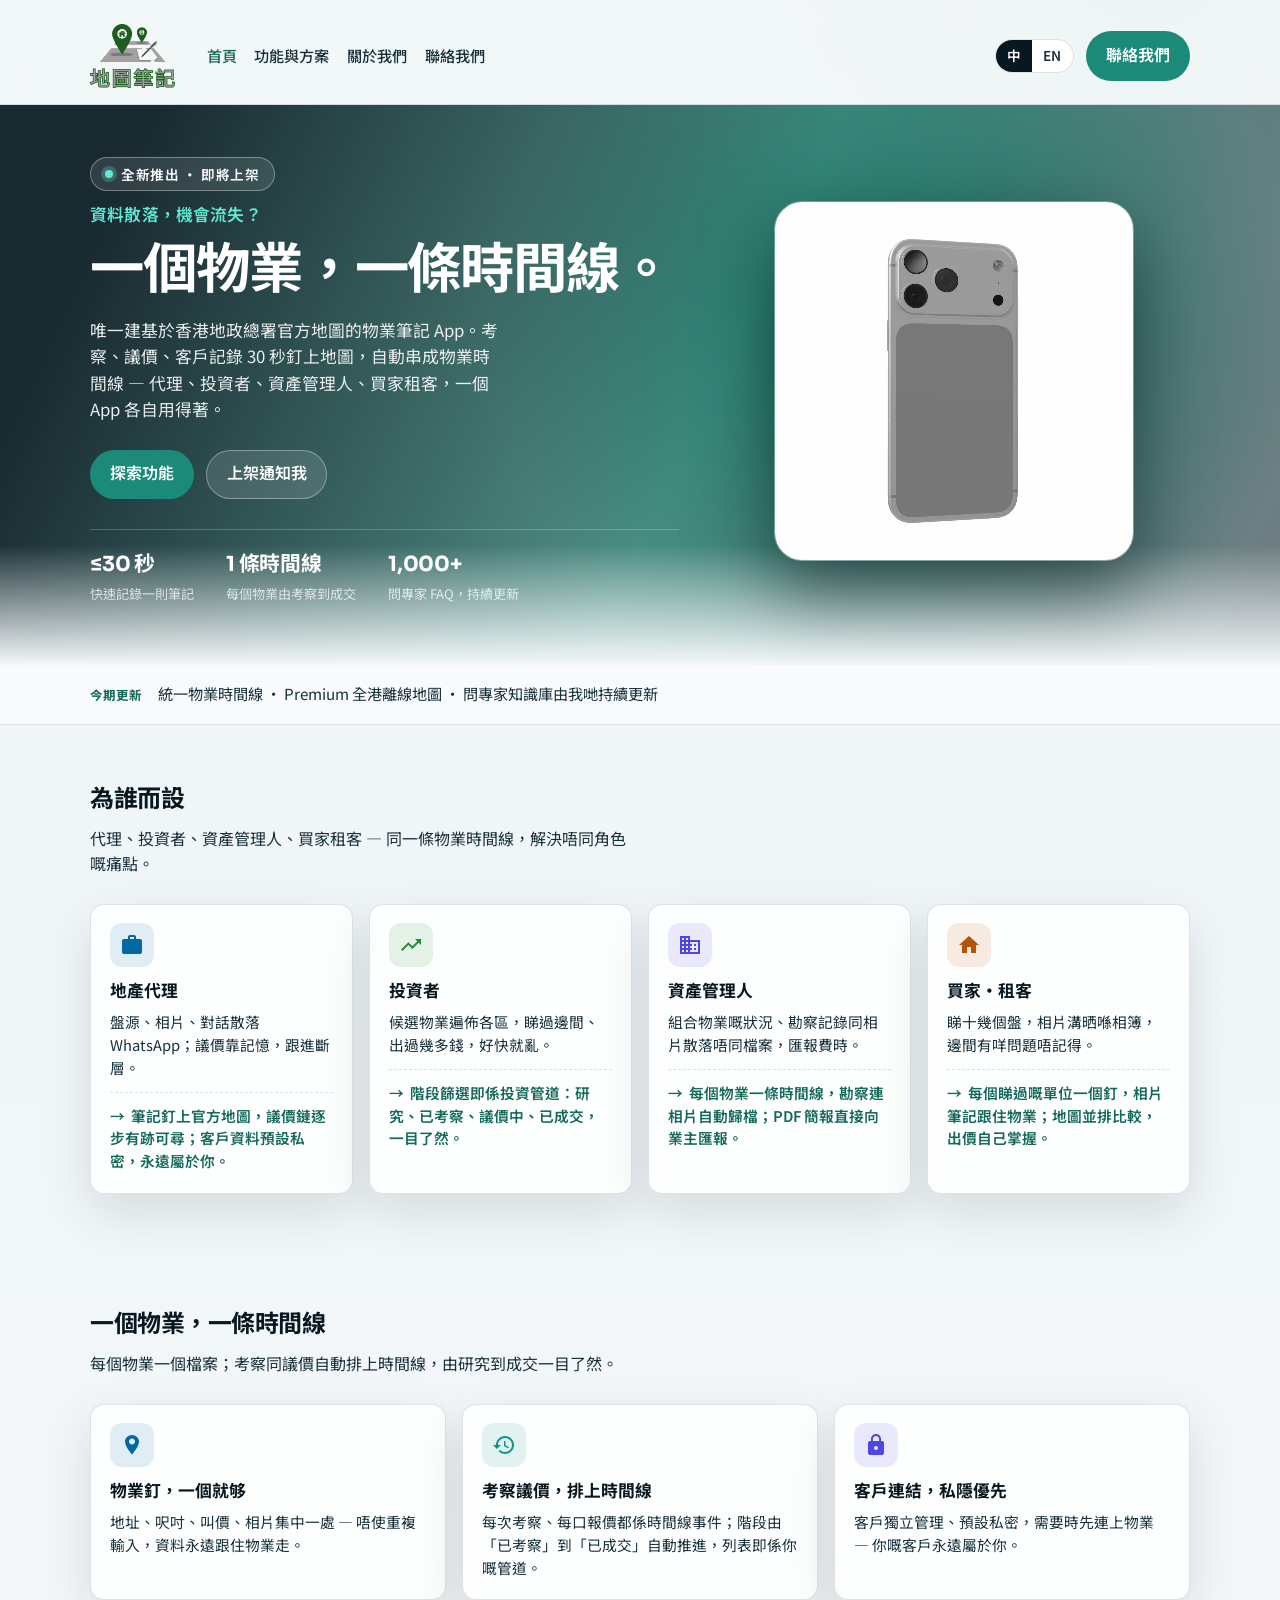
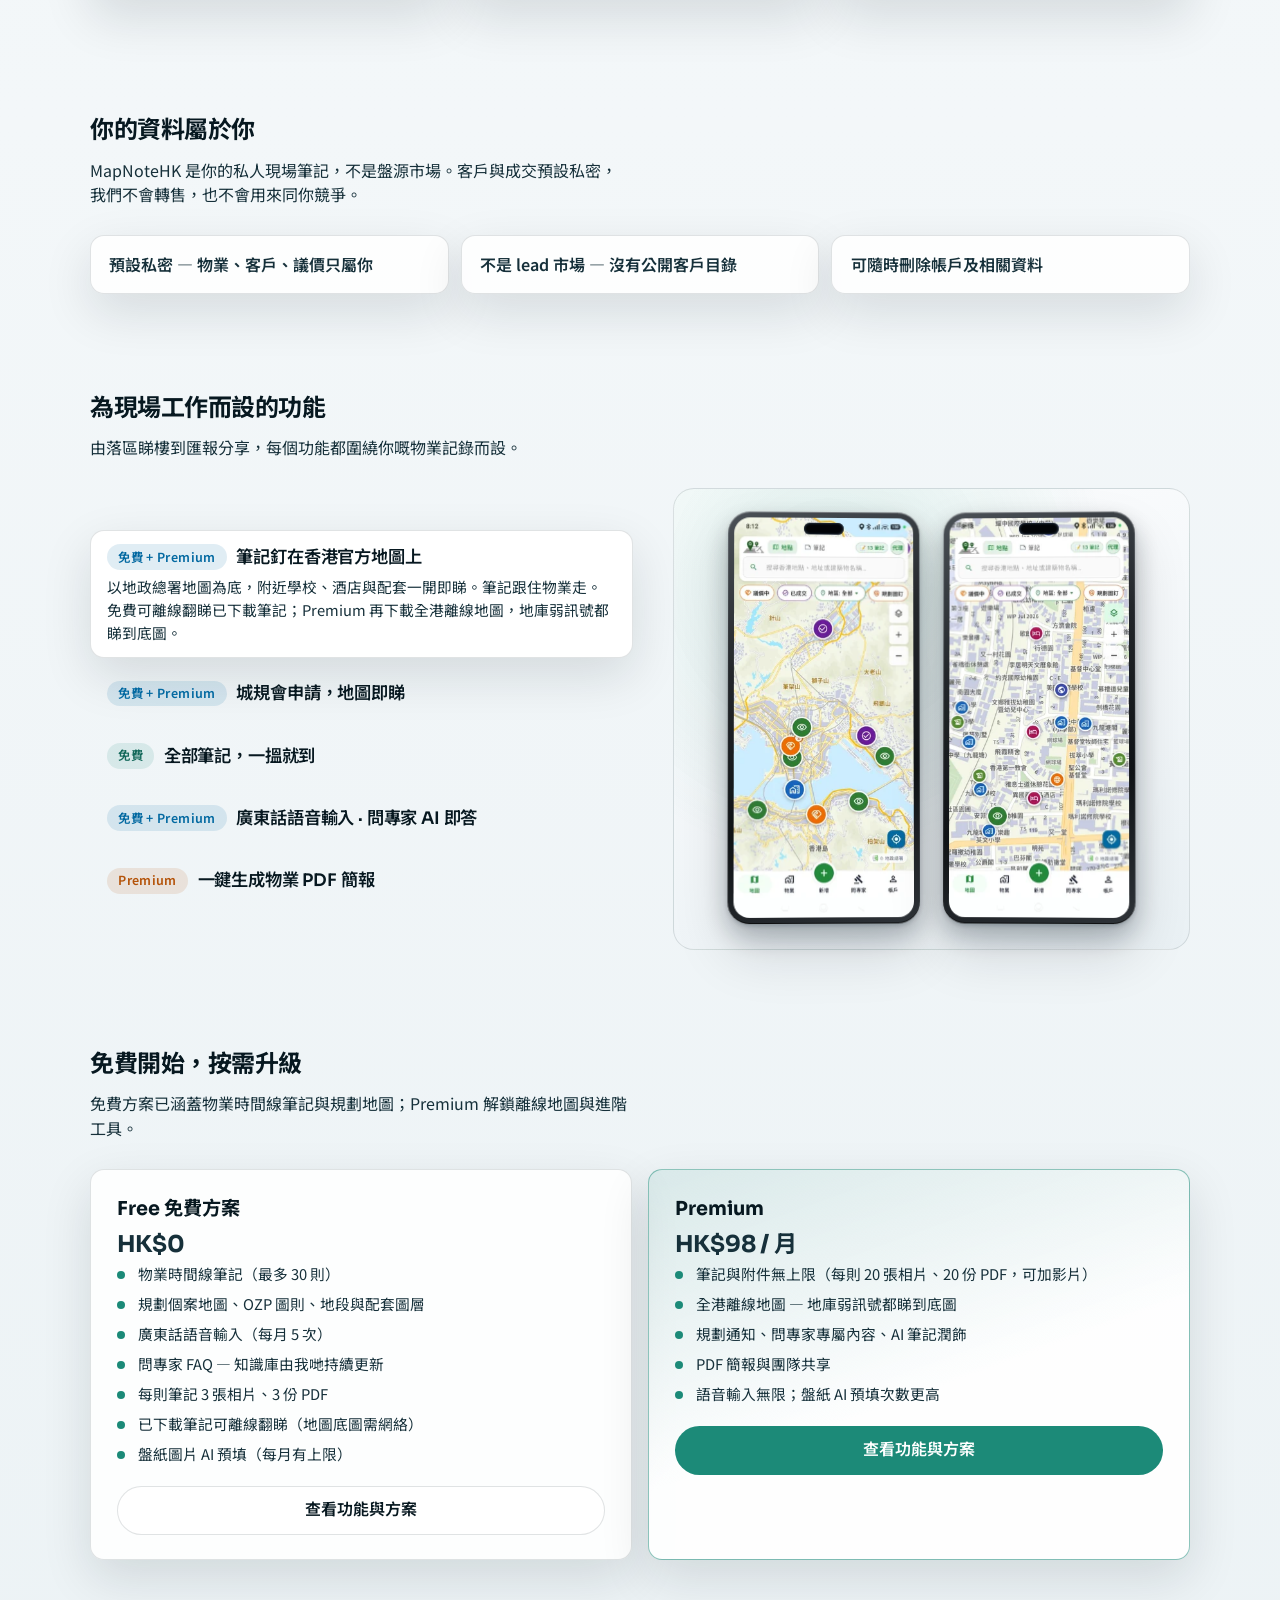
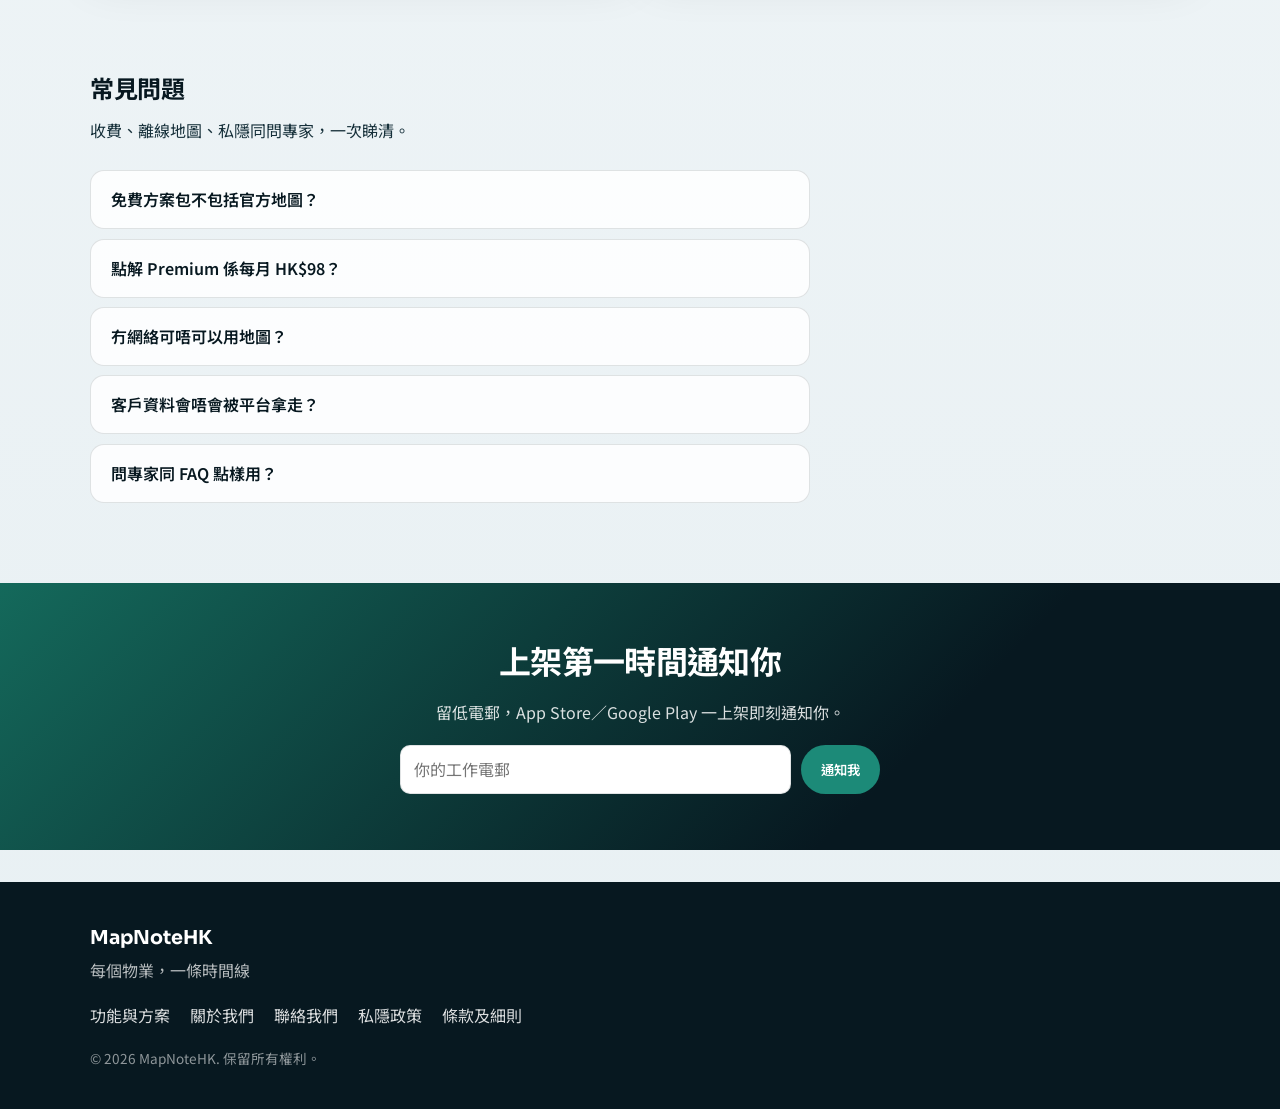
<file: index.html>
<!DOCTYPE html>
<html lang="zh-Hant">
<head>
  <meta charset="UTF-8" />
  <meta name="viewport" content="width=device-width, initial-scale=1.0" />
  <title>MapNoteHK 地圖筆記｜一個物業，一條時間線</title>
  <meta name="description" content="MapNoteHK 即將登場：建基於香港地政總署官方地圖的物業筆記 App — 一個物業，一條時間線，考察、議價、客戶記錄 30 秒釘上地圖。代理、投資者、資產管理人、買家租客都適用，配合廣東話語音輸入、問專家 AI、規劃申請圖層與 PDF 簡報。" />
  <link rel="canonical" href="https://mapnotehk.com/" />
  <meta property="og:type" content="website" />
  <meta property="og:url" content="https://mapnotehk.com/" />
  <meta property="og:title" content="MapNoteHK 地圖筆記｜一個物業，一條時間線" />
  <meta property="og:description" content="MapNoteHK 即將登場：建基於香港地政總署官方地圖的物業筆記 App — 一個物業，一條時間線，考察、議價、客戶記錄 30 秒釘上地圖。" />
  <meta property="og:image" content="https://mapnotehk.com/assets/og-image.jpg" />
  <meta name="twitter:card" content="summary_large_image" />
  <link rel="preconnect" href="https://fonts.googleapis.com" />
  <link rel="preconnect" href="https://fonts.gstatic.com" crossorigin />
  <link href="https://fonts.googleapis.com/css2?family=Noto+Sans+TC:wght@400;500;600;700&family=Sora:wght@500;600;700&display=swap" rel="stylesheet" />
  <link rel="stylesheet" href="./css/site.css?v=20260915a" />
  <!-- Favicon: IconOnly brand. Absolute /favicon.ico first so tab + omnibox share one URL;
       48×48 PNG for Google Search; ?v= busts hard browser/CDN caches. -->
  <link rel="icon" href="/favicon.ico?v=20260829a" sizes="any" />
  <link rel="icon" type="image/png" sizes="48x48" href="/assets/favicon-48.png?v=20260829a" />
  <link rel="icon" type="image/png" sizes="32x32" href="/assets/favicon-32.png?v=20260829a" />
  <link rel="icon" type="image/png" sizes="16x16" href="/assets/favicon-16.png?v=20260829a" />
  <link rel="apple-touch-icon" href="/assets/apple-touch-icon.png?v=20260829a" />
  <link rel="manifest" href="/assets/site.webmanifest?v=20260829a" />
</head>
<body data-title-key="meta.homeTitle" data-desc-key="meta.homeDesc">
  <a class="skip-link" href="#main" data-i18n="nav.skip">跳到主要內容</a>
  <div id="site-header"></div>

  <main id="main">
    <!-- Hero: launch announcement + app screenshot + download/feature CTAs -->
    <section class="hero" aria-label="Hero">
      <div class="container hero-grid">
        <div class="hero-copy">
          <p class="hero-badge"><span class="hero-badge-dot" aria-hidden="true"></span><span data-i18n="home.heroBadge">全新推出 · 即將上架</span></p>
          <!-- Pain hook from the poster: a question line above the brand H1 -->
          <p class="hero-pain" data-i18n="home.heroPain">資料散落，機會流失？</p>
          <h1 data-i18n="home.heroTitle">一個物業，一條時間線。</h1>
          <p class="hero-lead" data-i18n="home.heroLead">唯一建基於香港地政總署官方地圖的物業筆記 App。考察、議價、客戶記錄 30 秒釘上地圖，自動串成物業時間線 — 代理、投資者、資產管理人、買家租客，一個 App 各自用得著。</p>
          <!-- Keep 探索功能 as the primary hero CTA; 上架通知我 stays secondary. -->
          <div class="hero-actions" id="hero-actions">
            <a class="btn btn-primary" href="#features" data-i18n="home.ctaPrimary">探索功能</a>
            <a class="btn btn-secondary" href="#notify-section" data-i18n="home.ctaSecondary">上架通知我</a>
          </div>
          <!-- PRD proof points under the CTAs: quick capture, one timeline, FAQ base -->
          <ul class="hero-stats">
            <li><strong data-i18n="home.stat1Value">≤30 秒</strong><span data-i18n="home.stat1Label">快速記錄一則筆記</span></li>
            <li><strong data-i18n="home.stat2Value">1 條時間線</strong><span data-i18n="home.stat2Label">每個物業由考察到成交</span></li>
            <li><strong data-i18n="home.stat3Value">1,000+</strong><span data-i18n="home.stat3Label">問專家 FAQ，持續更新</span></li>
          </ul>
        </div>
        <!-- App demo loop in place of a static screenshot: muted autoplay is required for mobile -->
        <div class="hero-shot">
          <video
            class="hero-video"
            poster="./assets/video-sample-1-poster.jpg?v=20260916f"
            width="1080"
            height="1080"
            autoplay
            muted
            loop
            playsinline
            preload="metadata"
            data-i18n-aria-label="home.heroVideoAria"
            aria-label="MapNoteHK app demo"
          >
            <source src="./assets/video-sample-1-square.webm?v=20260916f" type="video/webm" />
            <source src="./assets/video-sample-1-square.mp4?v=20260916f" type="video/mp4" />
          </video>
        </div>
      </div>
    </section>

    <!-- Compact shipped-work strip — not a changelog, just the three headlines. -->
    <section class="news" aria-label="What’s new">
      <div class="container news-inner">
        <p class="news-label" data-i18n="home.newsLabel">今期更新</p>
        <p data-i18n="home.newsBody">統一物業時間線 · Premium 全港離線地圖 · 問專家知識庫由我哋持續更新</p>
      </div>
    </section>

    <!-- Who it's for (v6): one property timeline serves four roles — each card
         names the role, its daily pain, and the feature that removes it -->
    <section class="section audience" aria-label="Who it's for">
      <div class="container">
        <div class="section-head">
          <h2 data-i18n="home.audienceTitle">為誰而設</h2>
          <p data-i18n="home.audienceLead">代理、投資者、資產管理人、買家租客 — 同一條物業時間線，解決唔同角色嘅痛點。</p>
          <p class="cards-hint" data-i18n="home.audienceHint">滑動睇更多角色</p>
        </div>
        <div class="cards-grid">
          <article class="info-card" style="--tc: #0369a1">
            <span class="info-icon" aria-hidden="true">
              <svg viewBox="0 0 24 24" focusable="false"><path d="M20 6h-4V4c0-1.1-.9-2-2-2h-4c-1.1 0-2 .9-2 2v2H4c-1.1 0-2 .9-2 2v11c0 1.1.9 2 2 2h16c1.1 0 2-.9 2-2V8c0-1.1-.9-2-2-2zm-10-2h4v2h-4V4z" /></svg>
            </span>
            <h3 data-i18n="home.aud1Title"></h3>
            <p data-i18n="home.aud1Body"></p>
            <p class="info-solution" data-i18n="home.aud1Solution"></p>
          </article>
          <article class="info-card" style="--tc: #228b3b">
            <span class="info-icon" aria-hidden="true">
              <svg viewBox="0 0 24 24" focusable="false"><path d="M16 6l2.29 2.29-4.88 4.88-4-4L2 16.59 3.41 18l6-6 4 4 6.3-6.29L22 12V6h-6z" /></svg>
            </span>
            <h3 data-i18n="home.aud2Title"></h3>
            <p data-i18n="home.aud2Body"></p>
            <p class="info-solution" data-i18n="home.aud2Solution"></p>
          </article>
          <article class="info-card" style="--tc: #4f46e5">
            <span class="info-icon" aria-hidden="true">
              <svg viewBox="0 0 24 24" focusable="false"><path d="M12 7V3H2v18h20V7H12zM6 19H4v-2h2v2zm0-4H4v-2h2v2zm0-4H4V9h2v2zm0-4H4V5h2v2zm4 12H8v-2h2v2zm0-4H8v-2h2v2zm0-4H8V9h2v2zm0-4H8V5h2v2zm10 12h-8v-2h2v-2h-2v-2h2v-2h-2V9h8v10zm-2-8h-2v2h2v-2zm0 4h-2v2h2v-2z" /></svg>
            </span>
            <h3 data-i18n="home.aud3Title"></h3>
            <p data-i18n="home.aud3Body"></p>
            <p class="info-solution" data-i18n="home.aud3Solution"></p>
          </article>
          <article class="info-card" style="--tc: #b45309">
            <span class="info-icon" aria-hidden="true">
              <svg viewBox="0 0 24 24" focusable="false"><path d="M10 20v-6h4v6h5v-8h3L12 3 2 12h3v8z" /></svg>
            </span>
            <h3 data-i18n="home.aud4Title"></h3>
            <p data-i18n="home.aud4Body"></p>
            <p class="info-solution" data-i18n="home.aud4Solution"></p>
          </article>
        </div>
      </div>
    </section>

    <!-- Unified property note (v6): one pin per property, inspections and
         negotiations stack onto its timeline, clients link in privacy-first.
         Replaces the v5 "five note types" section. -->
    <section class="section unified" aria-label="Unified property note">
      <div class="container">
        <div class="section-head">
          <h2 data-i18n="home.unifiedTitle">一個物業，一條時間線</h2>
          <p data-i18n="home.unifiedLead">每個物業一個檔案；考察同議價自動排上時間線，由研究到成交一目了然。</p>
        </div>
        <div class="cards-grid">
          <article class="info-card" style="--tc: #0369a1">
            <span class="info-icon" aria-hidden="true">
              <svg viewBox="0 0 24 24" focusable="false"><path d="M12 2C8.13 2 5 5.13 5 8.5c0 5.25 7 13 7 13s7-7.75 7-13C19 5.13 15.87 2 12 2zm0 9.5c-1.66 0-3-1.34-3-3s1.34-3 3-3 3 1.34 3 3-1.34 3-3 3z" /></svg>
            </span>
            <h3 data-i18n="home.unified1Title"></h3>
            <p data-i18n="home.unified1Body"></p>
          </article>
          <article class="info-card" style="--tc: #0d9488">
            <span class="info-icon" aria-hidden="true">
              <svg viewBox="0 0 24 24" focusable="false"><path d="M13 3c-4.97 0-9 4.03-9 9H1l3.89 3.89.07.14L9 12H6c0-3.87 3.13-7 7-7s7 3.13 7 7-3.13 7-7 7c-1.93 0-3.68-.79-4.94-2.06l-1.42 1.42C8.27 19.99 10.51 21 13 21c4.97 0 9-4.03 9-9s-4.03-9-9-9zm-1 5v5l4.28 2.54.72-1.21-3.5-2.08V8H12z" /></svg>
            </span>
            <h3 data-i18n="home.unified2Title"></h3>
            <p data-i18n="home.unified2Body"></p>
          </article>
          <article class="info-card" style="--tc: #4f46e5">
            <span class="info-icon" aria-hidden="true">
              <svg viewBox="0 0 24 24" focusable="false"><path d="M18 8h-1V6c0-2.76-2.24-5-5-5S7 3.24 7 6v2H6c-1.1 0-2 .9-2 2v10c0 1.1.9 2 2 2h12c1.1 0 2-.9 2-2V10c0-1.1-.9-2-2-2zm-6 9c-1.1 0-2-.9-2-2s.9-2 2-2 2 .9 2 2-.9 2-2 2zm3.1-9H8.9V6c0-1.71 1.39-3.1 3.1-3.1 1.71 0 3.1 1.39 3.1 3.1v2z" /></svg>
            </span>
            <h3 data-i18n="home.unified3Title">客戶連結，私隱優先</h3>
            <p data-i18n="home.unified3Body">客戶獨立管理、預設私密，需要時先連上物業 — 你嘅客戶永遠屬於你。</p>
          </article>
        </div>
      </div>
    </section>

    <!-- Trust band: v6 ownership promise — private notebook, not a marketplace. -->
    <section class="section trust" aria-label="Data ownership">
      <div class="container">
        <div class="section-head">
          <h2 data-i18n="home.trustTitle">你的資料屬於你</h2>
          <p data-i18n="home.trustLead">MapNoteHK 是你的私人現場筆記，不是盤源市場。客戶與成交預設私密，我們不會轉售，也不會用來同你競爭。</p>
        </div>
        <ul class="trust-list">
          <li data-i18n="home.trust1">預設私密 — 物業、客戶、議價只屬你</li>
          <li data-i18n="home.trust2">不是 lead 市場 — 沒有公開客戶目錄</li>
          <li data-i18n="home.trust3">可隨時刪除帳戶及相關資料</li>
        </ul>
      </div>
    </section>

    <!-- Feature showcase: real app screenshots; map/timeline leads because
         that is the v6 story — planning stays in the switcher, not first. -->
    <section class="section" id="features" aria-label="Features">
      <div class="container">
        <div class="section-head">
          <h2 data-i18n="home.featuresTitle">為現場工作而設的功能</h2>
          <p data-i18n="home.featuresLead">由落區睇樓到匯報分享，每個功能都圍繞你嘅物業記錄而設。</p>
        </div>

        <!-- Feature switcher: pick a feature on the left, see the full app
             screenshot on the right. All five titles stay visible; one tap
             swaps the screenshot — nothing is cropped away. -->
        <div class="showcase" id="feature-showcase">
          <div class="showcase-list" role="tablist" data-i18n-aria-label="home.showcaseLabel" aria-label="App 功能預覽">
            <!-- Map + timeline leads: matches the v6 hero story. -->
            <button type="button" class="showcase-item is-active" role="tab" id="tab-f1" aria-controls="panel-f1" aria-selected="true">
              <span class="showcase-item-head">
                <span class="tag tag-mix" data-i18n="home.tagFreePremium">免費 + Premium</span>
                <span class="showcase-item-title" data-i18n="home.f1Title">筆記釘在香港官方地圖上</span>
              </span>
              <span class="showcase-item-body" data-i18n="home.f1Body">以地政總署地圖為底，附近學校、酒店與配套一開即睇。筆記跟住物業走。免費可離線翻睇已下載筆記；Premium 再下載全港離線地圖，地庫弱訊號都睇到底圖。</span>
            </button>
            <button type="button" class="showcase-item" role="tab" id="tab-f2" aria-controls="panel-f2" aria-selected="false" tabindex="-1">
              <span class="showcase-item-head">
                <span class="tag tag-mix" data-i18n="home.tagFreePremium">免費 + Premium</span>
                <span class="showcase-item-title" data-i18n="home.f2Title">城規會申請，地圖即睇</span>
              </span>
              <span class="showcase-item-body" data-i18n="home.f2Body">今年規劃申請個案與 OZP 分區圖則直接標記在地圖上；Premium 再解鎖規劃通知，高度放寬、改變用途，早人一步掌握。</span>
            </button>
            <button type="button" class="showcase-item" role="tab" id="tab-f3" aria-controls="panel-f3" aria-selected="false" tabindex="-1">
              <span class="showcase-item-head">
                <span class="tag tag-free" data-i18n="home.tagFree">免費</span>
                <span class="showcase-item-title" data-i18n="home.f3Title">全部筆記，一搵就到</span>
              </span>
              <span class="showcase-item-body" data-i18n="home.f3Body">物業列表按階段篩選，關鍵字一搜即出；現場相片與 PDF 直接附在物業時間線內，不再散落 WhatsApp 與其他 App。</span>
            </button>
            <button type="button" class="showcase-item" role="tab" id="tab-f4" aria-controls="panel-f4" aria-selected="false" tabindex="-1">
              <span class="showcase-item-head">
                <span class="tag tag-mix" data-i18n="home.tagFreePremium">免費 + Premium</span>
                <span class="showcase-item-title" data-i18n="home.f4Title">廣東話語音輸入 · 問專家 AI 即答</span>
              </span>
              <span class="showcase-item-body" data-i18n="home.f4Body">現場講完即轉文字。問專家可按角色瀏覽過千條 FAQ，AI 即時搵到最相關答案並附出處。知識庫由我哋持續更新來源，跟住香港物業法規同實務走。</span>
            </button>
            <button type="button" class="showcase-item" role="tab" id="tab-f5" aria-controls="panel-f5" aria-selected="false" tabindex="-1">
              <span class="showcase-item-head">
                <span class="tag tag-premium" data-i18n="home.tagPremium">Premium</span>
                <span class="showcase-item-title" data-i18n="home.f5Title">一鍵生成物業 PDF 簡報</span>
              </span>
              <span class="showcase-item-body" data-i18n="home.f5Body">相片、地址、呎吋、地圖自動排版成 PDF。住宅帶學校同交通配套，寫字樓用另一套附近設施。</span>
            </button>
          </div>

          <div class="showcase-stage">
            <div class="showcase-panel is-active" role="tabpanel" id="panel-f1" aria-labelledby="tab-f1">
              <!-- Map note + layer overlays: first panel = no lazy load on the lead shot. -->
              <div class="showcase-duo">
                <picture class="phone-frame">
                  <source type="image/webp" srcset="./assets/feature-map-280.webp?v=20260916b 280w, ./assets/feature-map-460.webp?v=20260916b 460w" sizes="(max-width: 860px) 42vw, 240px" />
                  <img src="./assets/feature-map-460.png?v=20260916b" srcset="./assets/feature-map-280.png?v=20260916b 280w, ./assets/feature-map-460.png?v=20260916b 460w" sizes="(max-width: 860px) 42vw, 240px" width="460" height="1024" data-i18n-alt="home.f1Alt" alt="App 截圖：釘在香港官方地圖上的筆記" decoding="async" />
                </picture>
                <picture class="phone-frame">
                  <source type="image/webp" srcset="./assets/feature-overlay-280.webp?v=20260916b 280w, ./assets/feature-overlay-460.webp?v=20260916b 460w" sizes="(max-width: 860px) 42vw, 240px" />
                  <img src="./assets/feature-overlay-460.png?v=20260916b" srcset="./assets/feature-overlay-280.png?v=20260916b 280w, ./assets/feature-overlay-460.png?v=20260916b 460w" sizes="(max-width: 860px) 42vw, 240px" width="460" height="1024" data-i18n-alt="home.f1bAlt" alt="App 截圖：地段界線、小一校網與配套圖層疊加顯示" loading="lazy" decoding="async" />
                </picture>
              </div>
            </div>
            <div class="showcase-panel" role="tabpanel" id="panel-f2" aria-labelledby="tab-f2" hidden>
              <!-- Planning applications: district pin map + case detail pair. -->
              <div class="showcase-duo">
                <picture class="phone-frame">
                  <source type="image/webp" srcset="./assets/feature-planning-pins-280.webp?v=20260916b 280w, ./assets/feature-planning-pins-460.webp?v=20260916b 460w" sizes="(max-width: 860px) 42vw, 240px" />
                  <img src="./assets/feature-planning-pins-460.png?v=20260916b" srcset="./assets/feature-planning-pins-280.png?v=20260916b 280w, ./assets/feature-planning-pins-460.png?v=20260916b 460w" sizes="(max-width: 860px) 42vw, 240px" width="460" height="1024" data-i18n-alt="home.f2Alt" alt="App 截圖：各區城規會規劃申請釘在地圖上" loading="lazy" decoding="async" />
                </picture>
                <picture class="phone-frame">
                  <source type="image/webp" srcset="./assets/feature-planning-detail-280.webp?v=20260916b 280w, ./assets/feature-planning-detail-460.webp?v=20260916b 460w" sizes="(max-width: 860px) 42vw, 240px" />
                  <img src="./assets/feature-planning-detail-460.png?v=20260916b" srcset="./assets/feature-planning-detail-280.png?v=20260916b 280w, ./assets/feature-planning-detail-460.png?v=20260916b 460w" sizes="(max-width: 860px) 42vw, 240px" width="460" height="1024" data-i18n-alt="home.f2bAlt" alt="App 截圖：規劃申請個案詳情、申請用途與附件" loading="lazy" decoding="async" />
                </picture>
              </div>
            </div>
            <div class="showcase-panel" role="tabpanel" id="panel-f3" aria-labelledby="tab-f3" hidden>
              <!-- Notes: searchable list + note detail with attachments, side by side -->
              <div class="showcase-duo">
                <picture class="phone-frame">
                  <source type="image/webp" srcset="./assets/feature-media-list-280.webp?v=20260916b 280w, ./assets/feature-media-list-460.webp?v=20260916b 460w" sizes="(max-width: 860px) 42vw, 240px" />
                  <img src="./assets/feature-media-list-460.png?v=20260916b" srcset="./assets/feature-media-list-280.png?v=20260916b 280w, ./assets/feature-media-list-460.png?v=20260916b 460w" sizes="(max-width: 860px) 42vw, 240px" width="460" height="1024" data-i18n-alt="home.f3Alt" alt="" loading="lazy" decoding="async" />
                </picture>
                <picture class="phone-frame">
                  <source type="image/webp" srcset="./assets/feature-media-detail-280.webp?v=20260916b 280w, ./assets/feature-media-detail-460.webp?v=20260916b 460w" sizes="(max-width: 860px) 42vw, 240px" />
                  <img src="./assets/feature-media-detail-460.png?v=20260916b" srcset="./assets/feature-media-detail-280.png?v=20260916b 280w, ./assets/feature-media-detail-460.png?v=20260916b 460w" sizes="(max-width: 860px) 42vw, 240px" width="460" height="1024" data-i18n-alt="home.f3bAlt" alt="" loading="lazy" decoding="async" />
                </picture>
              </div>
            </div>
            <div class="showcase-panel" role="tabpanel" id="panel-f4" aria-labelledby="tab-f4" hidden>
              <!-- AI expert: comparables answer with sources + pricing advice pair -->
              <div class="showcase-duo">
                <picture class="phone-frame">
                  <source type="image/webp" srcset="./assets/feature-expert-comparables-280.webp?v=20260916b 280w, ./assets/feature-expert-comparables-460.webp?v=20260916b 460w" sizes="(max-width: 860px) 42vw, 240px" />
                  <img src="./assets/feature-expert-comparables-460.png?v=20260916b" srcset="./assets/feature-expert-comparables-280.png?v=20260916b 280w, ./assets/feature-expert-comparables-460.png?v=20260916b 460w" sizes="(max-width: 860px) 42vw, 240px" width="460" height="1024" data-i18n-alt="home.f4Alt" alt="" loading="lazy" decoding="async" />
                </picture>
                <picture class="phone-frame">
                  <source type="image/webp" srcset="./assets/feature-expert-negotiation-280.webp?v=20260916b 280w, ./assets/feature-expert-negotiation-460.webp?v=20260916b 460w" sizes="(max-width: 860px) 42vw, 240px" />
                  <img src="./assets/feature-expert-negotiation-460.png?v=20260916b" srcset="./assets/feature-expert-negotiation-280.png?v=20260916b 280w, ./assets/feature-expert-negotiation-460.png?v=20260916b 460w" sizes="(max-width: 860px) 42vw, 240px" width="460" height="1024" data-i18n-alt="home.f4bAlt" alt="" loading="lazy" decoding="async" />
                </picture>
              </div>
            </div>
            <div class="showcase-panel" role="tabpanel" id="panel-f5" aria-labelledby="tab-f5" hidden>
              <!-- Real generated brochure: maps cover + details/photos shown as a page pair -->
              <div class="showcase-duo showcase-duo-paper">
                <picture>
                  <source type="image/webp" srcset="./assets/feature-pdf-p1-320.webp?v=20260916b 320w, ./assets/feature-pdf-p1-640.webp?v=20260916b 640w" sizes="(max-width: 860px) 42vw, 283px" />
                  <img src="./assets/feature-pdf-p1-640.png?v=20260916b" srcset="./assets/feature-pdf-p1-320.png?v=20260916b 320w, ./assets/feature-pdf-p1-640.png?v=20260916b 640w" sizes="(max-width: 860px) 42vw, 283px" width="640" height="905" data-i18n-alt="home.f5AltP1" alt="" loading="lazy" decoding="async" />
                </picture>
                <picture>
                  <source type="image/webp" srcset="./assets/feature-pdf-p2-320.webp?v=20260916b 320w, ./assets/feature-pdf-p2-640.webp?v=20260916b 640w" sizes="(max-width: 860px) 42vw, 283px" />
                  <img src="./assets/feature-pdf-p2-640.png?v=20260916b" srcset="./assets/feature-pdf-p2-320.png?v=20260916b 320w, ./assets/feature-pdf-p2-640.png?v=20260916b 640w" sizes="(max-width: 860px) 42vw, 283px" width="640" height="905" data-i18n-alt="home.f5AltP2" alt="" loading="lazy" decoding="async" />
                </picture>
              </div>
            </div>
          </div>
        </div>
      </div>
    </section>

    <!-- Plans: Free vs Premium summary, details on the services page -->
    <section class="section plans" aria-label="Plans">
      <div class="container">
        <div class="section-head">
          <h2 data-i18n="home.plansTitle">免費開始，按需升級</h2>
          <p data-i18n="home.plansLead">免費方案已涵蓋物業時間線筆記與規劃地圖；Premium 解鎖離線地圖與進階工具。</p>
        </div>
        <div class="plans-grid">
          <article class="plan-card">
            <h3 data-i18n="home.plansFreeTitle">Free 免費方案</h3>
            <p class="plan-price" data-i18n="home.plansFreePrice">HK$0</p>
            <ul class="plan-list">
              <li data-i18n="home.plansFree1">物業時間線筆記（最多 30 則）</li>
              <li data-i18n="home.plansFree2">規劃個案地圖、OZP 圖則、地段與配套圖層</li>
              <li data-i18n="home.plansFree3">廣東話語音輸入（每月 5 次）</li>
              <li data-i18n="home.plansFreeAsk">問專家 FAQ — 知識庫由我哋持續更新</li>
              <li data-i18n="home.plansFree4">每則筆記 3 張相片、3 份 PDF</li>
              <li data-i18n="home.plansFree5">已下載筆記可離線翻睇（地圖底圖需網絡）</li>
              <li data-i18n="home.plansFree6">盤紙圖片 AI 預填（每月有上限）</li>
            </ul>
            <a class="btn btn-secondary" href="./services/" data-i18n="home.plansCta">查看功能與方案</a>
          </article>
          <article class="plan-card is-premium">
            <h3 data-i18n="home.plansProTitle">Premium</h3>
            <p class="plan-price" data-i18n="home.plansProPrice">HK$98 / 月</p>
            <ul class="plan-list">
              <li data-i18n="home.plansPro1">筆記與附件無上限（每則 20 張相片、20 份 PDF，可加影片）</li>
              <li data-i18n="home.plansPro2">全港離線地圖 — 地庫弱訊號都睇到底圖</li>
              <li data-i18n="home.plansPro3">規劃通知、問專家專屬內容、AI 筆記潤飾</li>
              <li data-i18n="home.plansPro4">PDF 簡報與團隊共享</li>
              <li data-i18n="home.plansPro5">語音輸入無限；盤紙 AI 預填次數更高</li>
            </ul>
            <a class="btn btn-primary" href="./services/" data-i18n="home.plansCta">查看功能與方案</a>
          </article>
        </div>
      </div>
    </section>

    <!-- FAQ after plans: price, offline, privacy, Ask Expert — no social-proof quotes. -->
    <section class="section home-faq" id="faq" aria-label="FAQ">
      <div class="container">
        <div class="section-head">
          <h2 data-i18n="home.faqTitle">常見問題</h2>
          <p data-i18n="home.faqLead">收費、離線地圖、私隱同問專家，一次睇清。</p>
        </div>
        <div class="faq-list">
          <details>
            <summary data-i18n="home.faq1Q">免費方案包不包括官方地圖？</summary>
            <p data-i18n="home.faq1A">包括。地政總署底圖、規劃個案、OZP 圖則同配套圖層都在免費方案。Premium 再加規劃通知同全港離線地圖。</p>
          </details>
          <details>
            <summary data-i18n="home.faq2Q">點解 Premium 係每月 HK$98？</summary>
            <p data-i18n="home.faq2A">Premium 解鎖現場最緊要用嘅進階工具：全港離線地圖、規劃通知、PDF 簡報、團隊共享、AI 潤飾，同埋更高嘅筆記／附件／語音／預填上限。</p>
          </details>
          <details>
            <summary data-i18n="home.faq3Q">冇網絡可唔可以用地圖？</summary>
            <p data-i18n="home.faq3A">免費可離線翻睇已下載嘅筆記。要喺地庫等弱訊號都睇到官方底圖，需要 Premium 下載全港離線地圖包。</p>
          </details>
          <details>
            <summary data-i18n="home.faq4Q">客戶資料會唔會被平台拿走？</summary>
            <p data-i18n="home.faq4A">唔會。MapNoteHK 係你嘅私人現場筆記，不是盤源市場。客戶同成交預設私密，我們唔會轉售或用來同你競爭。帳戶同資料可隨時刪除。</p>
          </details>
          <details>
            <summary data-i18n="home.faq5Q">問專家同 FAQ 點樣用？</summary>
            <p data-i18n="home.faq5A">可按代理、買家、租客、投資者、資產管理人瀏覽過千條 FAQ；AI 回答附出處。知識庫由 MapNoteHK 團隊持續更新來源，跟住香港物業最新發展。印花稅、按揭計算機同土地查冊清單都喺同一個分頁。專屬內容喺 Premium。</p>
          </details>
        </div>
      </div>
    </section>

    <!-- Launch notify band: pre-launch conversion capture. Shown by site.js
         only while storeLinks are empty; the download band replaces it once
         the App Store / Google Play badges go live. -->
    <section class="notify" id="notify-section" aria-label="Launch notification" hidden>
      <div class="container notify-inner">
        <h2 data-i18n="home.notifyTitle"></h2>
        <p data-i18n="home.notifyBody"></p>
        <form class="notify-form" id="notify-form" novalidate>
          <label class="sr-only" for="notify-email" data-i18n="home.notifyEmailLabel"></label>
          <input id="notify-email" name="email" type="email" autocomplete="email" data-i18n-placeholder="home.notifyEmailPh" />
          <button class="btn btn-primary" type="submit" data-i18n="home.notifySubmit"></button>
        </form>
        <p class="form-status" id="notify-form-status" hidden></p>
      </div>
    </section>

    <!-- Download band: only shown by site.js when storeLinks are configured -->
    <section class="download" id="download-section" hidden>
      <div class="container download-inner">
        <h2 data-i18n="home.downloadTitle"></h2>
        <p data-i18n="home.downloadBody"></p>
        <div class="store-badges" id="download-badges"></div>
      </div>
    </section>
  </main>

  <div id="site-footer"></div>

  <script>
    window.MapNotePage = { base: './', active: 'home' };
  </script>
  <script src="./js/site-config.js?v=20260823a"></script>
  <script src="./js/i18n.js?v=20260920a"></script>
  <script src="./js/chrome.js?v=20260915a"></script>
  <!-- forms.js wires the launch-notify band; site.js calls MapNoteFormsInit when present -->
  <script src="./js/forms.js?v=20260915a"></script>
  <script src="./js/site.js?v=20260915a"></script>
</body>
</html>
</file>
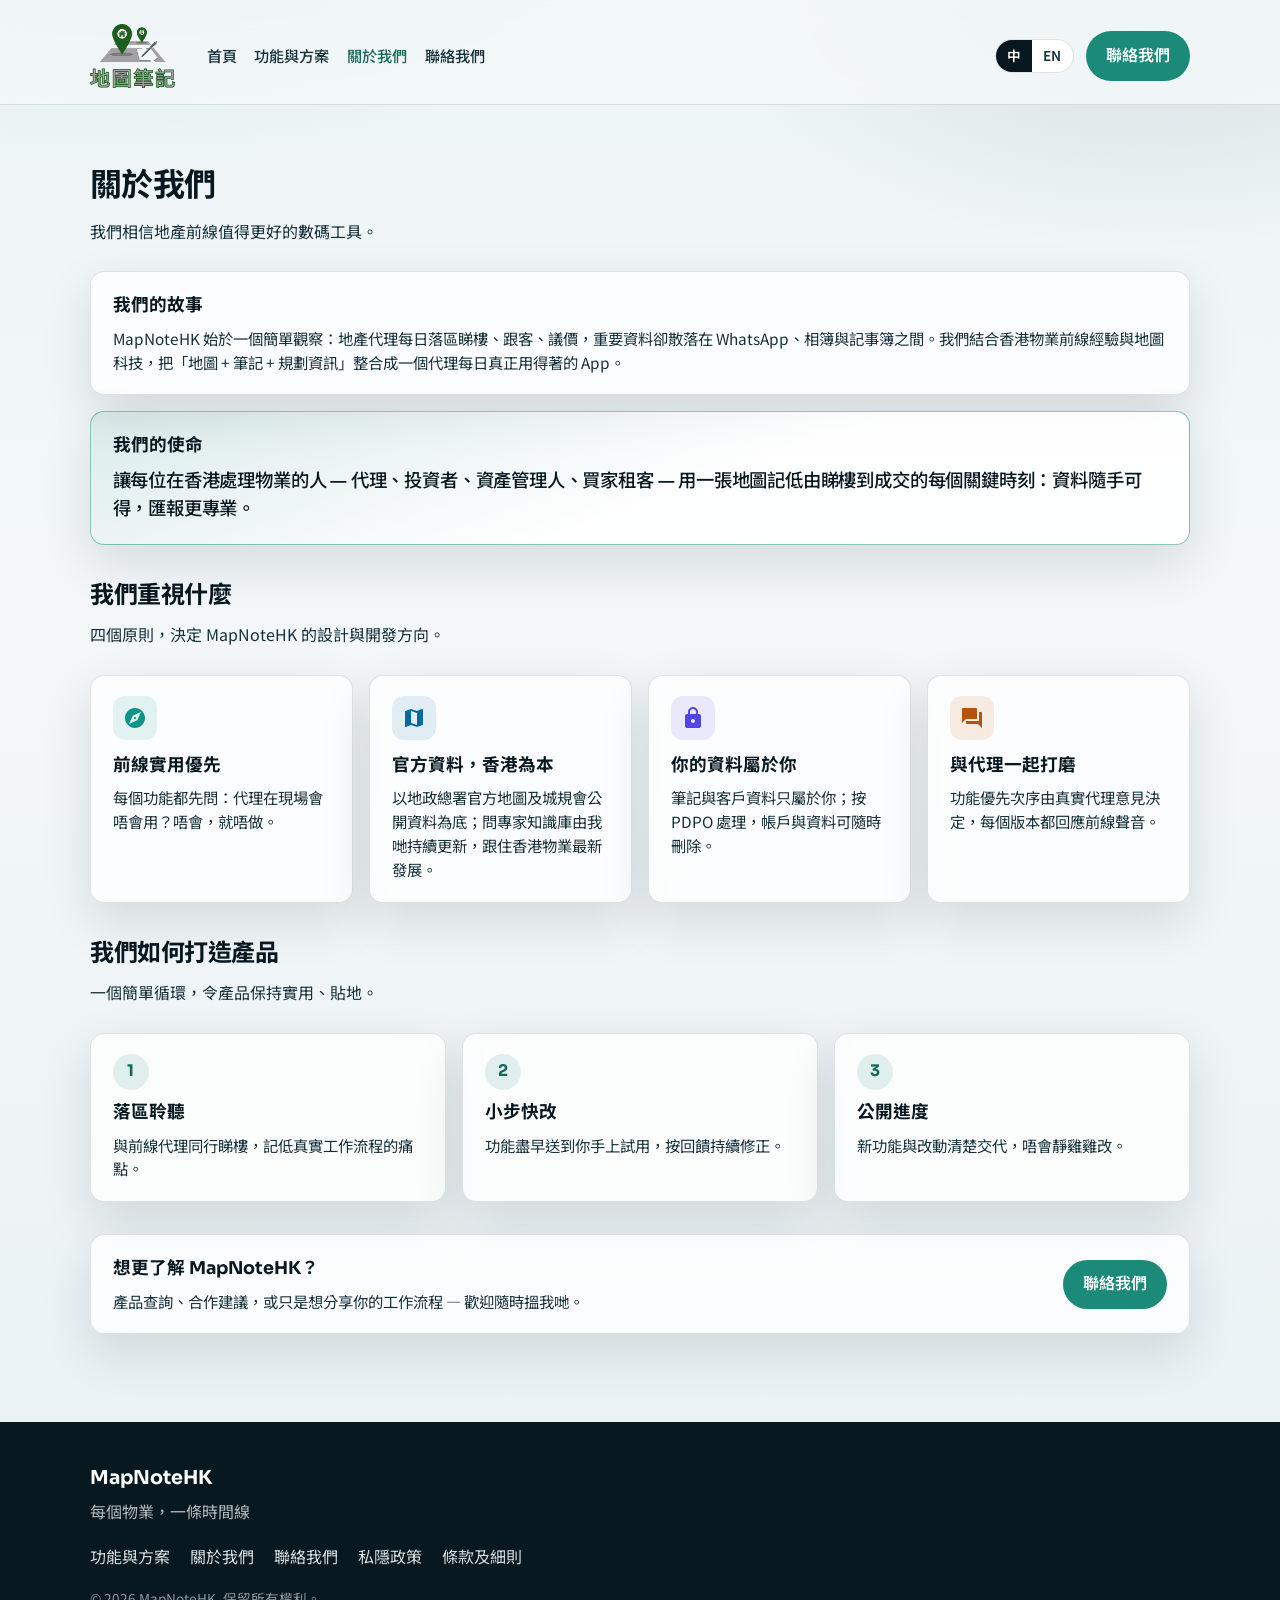
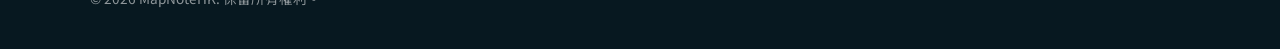
<file: about/index.html>
<!DOCTYPE html>
<html lang="zh-Hant">
<head>
  <meta charset="UTF-8" />
  <meta name="viewport" content="width=device-width, initial-scale=1.0" />
  <title>關於我們｜MapNoteHK</title>
  <meta name="description" content="MapNoteHK 的故事、使命與原則：給香港物業前線一張官方地圖筆記。" />
  <link rel="preconnect" href="https://fonts.googleapis.com" />
  <link rel="preconnect" href="https://fonts.gstatic.com" crossorigin />
  <link href="https://fonts.googleapis.com/css2?family=Noto+Sans+TC:wght@400;500;600;700&family=Sora:wght@500;600;700&display=swap" rel="stylesheet" />
  <link rel="stylesheet" href="../css/site.css?v=20260915a" />
  <!-- Favicon: IconOnly brand. Absolute /favicon.ico first so tab + omnibox share one URL;
       48×48 PNG for Google Search; ?v= busts hard browser/CDN caches. -->
  <link rel="icon" href="/favicon.ico?v=20260829a" sizes="any" />
  <link rel="icon" type="image/png" sizes="48x48" href="/assets/favicon-48.png?v=20260829a" />
  <link rel="icon" type="image/png" sizes="32x32" href="/assets/favicon-32.png?v=20260829a" />
  <link rel="icon" type="image/png" sizes="16x16" href="/assets/favicon-16.png?v=20260829a" />
  <link rel="apple-touch-icon" href="/assets/apple-touch-icon.png?v=20260829a" />
  <link rel="manifest" href="/assets/site.webmanifest?v=20260829a" />
</head>
<body data-title-key="about.metaTitle" data-desc-key="about.metaDesc">
  <a class="skip-link" href="#main" data-i18n="nav.skip">跳到主要內容</a>
  <div id="site-header"></div>

  <main id="main" class="section">
    <div class="container">
      <div class="section-head">
        <h1 data-i18n="about.title"></h1>
        <p data-i18n="about.lead"></p>
      </div>

      <!-- Story: who we are, without naming individuals -->
      <article class="panel" style="margin-bottom: 1rem;">
        <h3 data-i18n="about.storyTitle"></h3>
        <p data-i18n="about.storyBody"></p>
      </article>

      <!-- Mission: jade-tinted band with a display-font statement -->
      <article class="panel panel-mission" style="margin-bottom: 2rem;">
        <h3 data-i18n="about.missionTitle"></h3>
        <p class="mission-statement" data-i18n="about.missionBody">讓每位在香港處理物業的人 — 代理、投資者、資產管理人、買家租客 — 用一張地圖記低由睇樓到成交的每個關鍵時刻：資料隨手可得，匯報更專業。</p>
      </article>

      <!-- Values: what guides the product; icon chips reuse the homepage info-icon pattern -->
      <div class="section-head">
        <h2 data-i18n="about.valuesTitle"></h2>
        <p data-i18n="about.valuesLead"></p>
      </div>
      <div class="card-grid">
        <article class="panel">
          <span class="info-icon" style="--tc: #0d9488" aria-hidden="true">
            <svg viewBox="0 0 24 24" focusable="false"><path d="M12 10.9c-.61 0-1.1.49-1.1 1.1s.49 1.1 1.1 1.1 1.1-.49 1.1-1.1-.49-1.1-1.1-1.1zM12 2C6.48 2 2 6.48 2 12s4.48 10 10 10 10-4.48 10-10S17.52 2 12 2zm2.19 12.19L6 18l3.81-8.19L18 6l-3.81 8.19z" /></svg>
          </span>
          <h3 data-i18n="about.value1Title"></h3>
          <p data-i18n="about.value1Body"></p>
        </article>
        <article class="panel">
          <span class="info-icon" style="--tc: #0369a1" aria-hidden="true">
            <svg viewBox="0 0 24 24" focusable="false"><path d="M20.5 3l-.16.03L15 5.1 9 3 3.36 4.9c-.21.07-.36.25-.36.48V20.5c0 .28.22.5.5.5l.16-.03L9 18.9l6 2.1 5.64-1.9c.21-.07.36-.25.36-.48V3.5c0-.28-.22-.5-.5-.5zM15 19l-6-2.11V5l6 2.11V19z" /></svg>
          </span>
          <h3 data-i18n="about.value2Title"></h3>
          <p data-i18n="about.value2Body">以地政總署官方地圖及城規會公開資料為底；問專家知識庫由我哋持續更新，跟住香港物業最新發展。</p>
        </article>
        <article class="panel">
          <span class="info-icon" style="--tc: #4f46e5" aria-hidden="true">
            <svg viewBox="0 0 24 24" focusable="false"><path d="M18 8h-1V6c0-2.76-2.24-5-5-5S7 3.24 7 6v2H6c-1.1 0-2 .9-2 2v10c0 1.1.9 2 2 2h12c1.1 0 2-.9 2-2V10c0-1.1-.9-2-2-2zm-6 9c-1.1 0-2-.9-2-2s.9-2 2-2 2 .9 2 2-.9 2-2 2zm3.1-9H8.9V6c0-1.71 1.39-3.1 3.1-3.1 1.71 0 3.1 1.39 3.1 3.1v2z" /></svg>
          </span>
          <h3 data-i18n="about.value3Title"></h3>
          <p data-i18n="about.value3Body"></p>
        </article>
        <article class="panel">
          <span class="info-icon" style="--tc: #b45309" aria-hidden="true">
            <svg viewBox="0 0 24 24" focusable="false"><path d="M21 6h-2v9H6v2c0 .55.45 1 1 1h11l4 4V7c0-.55-.45-1-1-1zm-4 6V3c0-.55-.45-1-1-1H3c-.55 0-1 .45-1 1v14l4-4h10c.55 0 1-.45 1-1z" /></svg>
          </span>
          <h3 data-i18n="about.value4Title"></h3>
          <p data-i18n="about.value4Body"></p>
        </article>
      </div>

      <!-- How we build: numbered steps instead of a team wall -->
      <div class="section-head" style="margin-top: 2rem;">
        <h2 data-i18n="about.buildTitle"></h2>
        <p data-i18n="about.buildLead"></p>
      </div>
      <ol class="card-grid steps-grid">
        <li class="panel">
          <span class="step-num" aria-hidden="true">1</span>
          <h3 data-i18n="about.step1Title"></h3>
          <p data-i18n="about.step1Body"></p>
        </li>
        <li class="panel">
          <span class="step-num" aria-hidden="true">2</span>
          <h3 data-i18n="about.step2Title"></h3>
          <p data-i18n="about.step2Body"></p>
        </li>
        <li class="panel">
          <span class="step-num" aria-hidden="true">3</span>
          <h3 data-i18n="about.step3Title"></h3>
          <p data-i18n="about.step3Body"></p>
        </li>
      </ol>

      <!-- Closing CTA: same banner pattern as the services page pricing strip -->
      <div class="panel pricing-banner" style="margin-top: 2rem;">
        <div>
          <h3 data-i18n="about.ctaTitle"></h3>
          <p data-i18n="about.ctaBody"></p>
        </div>
        <a class="btn btn-primary" href="../contact/" data-i18n="about.ctaBtn"></a>
      </div>
    </div>
  </main>

  <div id="site-footer"></div>

  <script>
    window.MapNotePage = { base: '../', active: 'about' };
  </script>
  <script src="../js/site-config.js?v=20260823a"></script>
  <script src="../js/i18n.js?v=20260920a"></script>
  <script src="../js/chrome.js?v=20260915a"></script>
  <script src="../js/site.js?v=20260915a"></script>
</body>
</html>
</file>
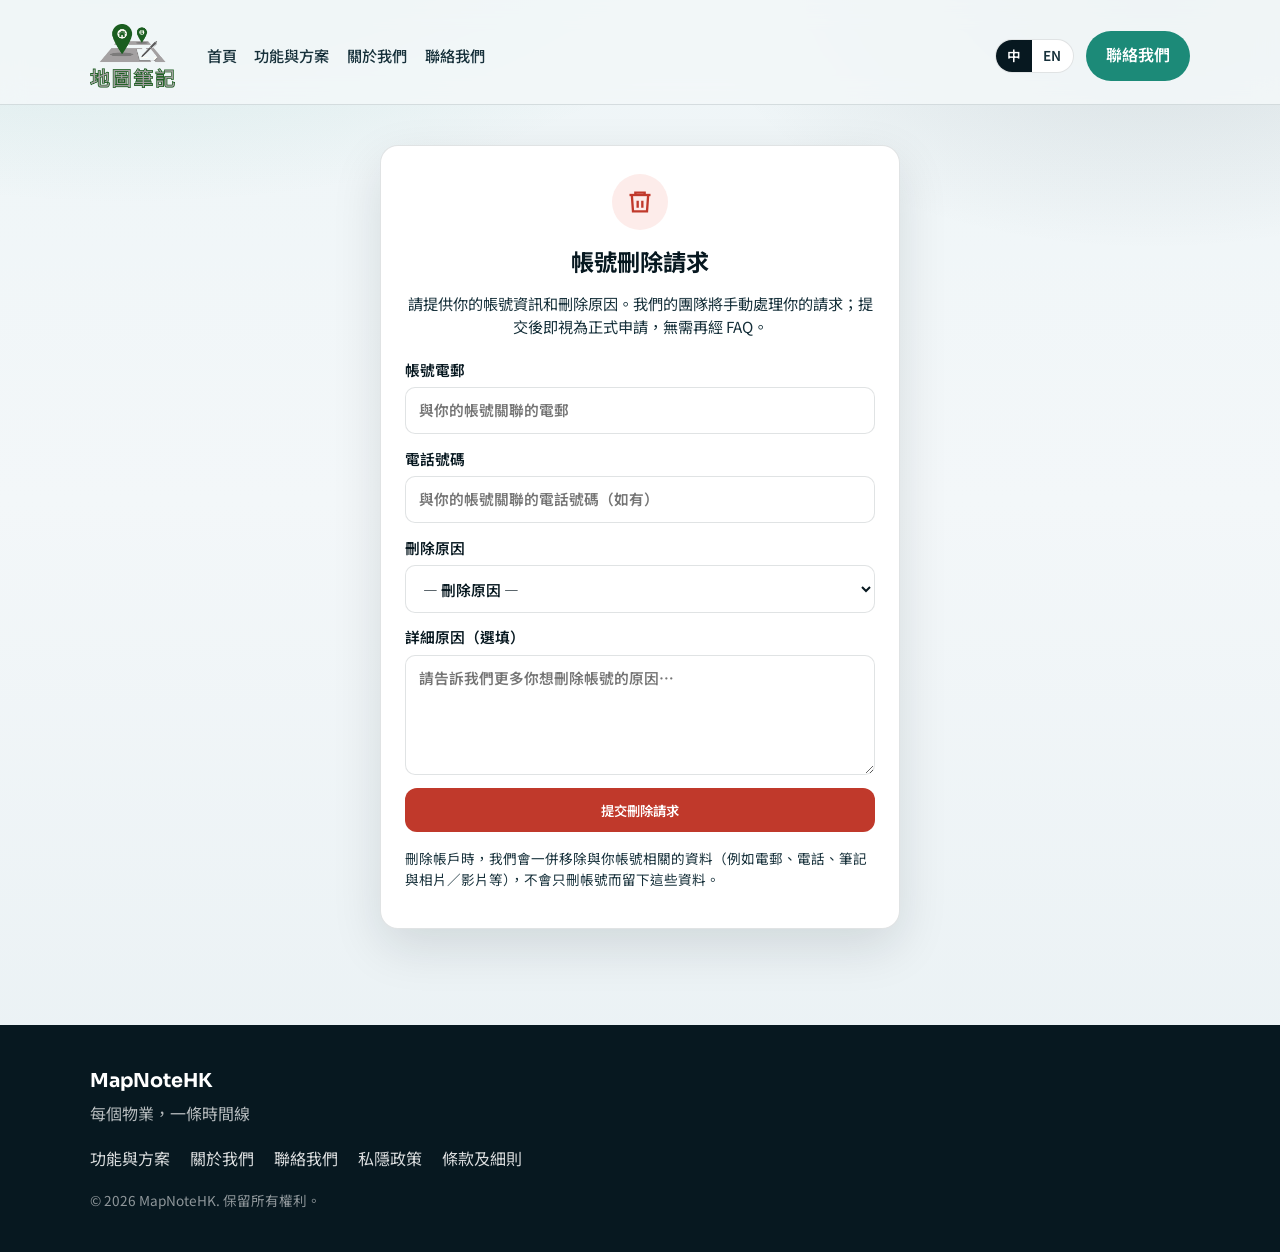
<file: account-deletion/index.html>
<!DOCTYPE html>
<html lang="zh-Hant">
<head>
  <meta charset="UTF-8" />
  <meta name="viewport" content="width=device-width, initial-scale=1.0" />
  <title>MapNoteHK — Account deletion</title>
  <meta name="description" content="Request deletion of your MapNoteHK account and associated personal data." />
  <meta name="robots" content="noindex" />
  <link rel="preconnect" href="https://fonts.googleapis.com" />
  <link rel="preconnect" href="https://fonts.gstatic.com" crossorigin />
  <link href="https://fonts.googleapis.com/css2?family=Noto+Sans+TC:wght@400;500;600;700&family=Sora:wght@500;600;700&display=swap" rel="stylesheet" />
  <link rel="stylesheet" href="../css/site.css?v=20260915a" />
  <!-- Favicon: IconOnly brand. Absolute /favicon.ico first so tab + omnibox share one URL;
       48×48 PNG for Google Search; ?v= busts hard browser/CDN caches. -->
  <link rel="icon" href="/favicon.ico?v=20260829a" sizes="any" />
  <link rel="icon" type="image/png" sizes="48x48" href="/assets/favicon-48.png?v=20260829a" />
  <link rel="icon" type="image/png" sizes="32x32" href="/assets/favicon-32.png?v=20260829a" />
  <link rel="icon" type="image/png" sizes="16x16" href="/assets/favicon-16.png?v=20260829a" />
  <link rel="apple-touch-icon" href="/assets/apple-touch-icon.png?v=20260829a" />
  <link rel="manifest" href="/assets/site.webmanifest?v=20260829a" />
</head>
<body>
  <!--
    Apple 5.1.1(v) / Google Play: this path must open the deletion form directly.
    In-app Delete account opens https://mapnotehk.com/account-deletion
  -->
  <a class="skip-link" href="#main" data-i18n="nav.skip">跳到主要內容</a>
  <div id="site-header"></div>

  <main id="main" class="delete-page">
    <div class="container">
      <div class="delete-card">
        <div class="delete-icon" aria-hidden="true">
          <svg width="28" height="28" viewBox="0 0 24 24" fill="none" stroke="currentColor" stroke-width="2">
            <path d="M3 6h18" />
            <path d="M8 6V4h8v2" />
            <path d="M19 6l-1 14H6L5 6" />
            <path d="M10 11v6M14 11v6" />
          </svg>
        </div>
        <h1 data-i18n="delete.title"></h1>
        <p class="lead" data-i18n="delete.lead"></p>

        <form id="account-deletion-form" class="form-stack" novalidate>
          <label>
            <span data-i18n="delete.email"></span>
            <input
              name="email"
              type="email"
              required
              autocomplete="email"
              data-i18n-placeholder="delete.emailPh"
            />
          </label>
          <label>
            <span data-i18n="delete.phone"></span>
            <input
              name="phone"
              type="tel"
              autocomplete="tel"
              data-i18n-placeholder="delete.phonePh"
            />
          </label>
          <label>
            <span data-i18n="delete.reason"></span>
            <select name="reason" required>
              <option value="" data-i18n="delete.reasonDefault"></option>
              <option value="unused" data-i18n="delete.reasonUnused"></option>
              <option value="privacy" data-i18n="delete.reasonPrivacy"></option>
              <option value="alternative" data-i18n="delete.reasonAlt"></option>
              <option value="other" data-i18n="delete.reasonOther"></option>
            </select>
          </label>
          <label>
            <span data-i18n="delete.detail"></span>
            <textarea
              name="detail"
              data-i18n-placeholder="delete.detailPh"
            ></textarea>
          </label>
          <button class="btn btn-danger" type="submit" data-i18n="delete.submit"></button>
          <p id="delete-form-status" class="form-status" hidden></p>
        </form>
        <p class="delete-note" data-i18n="delete.note"></p>
      </div>
    </div>
  </main>

  <div id="site-footer"></div>

  <script>
    window.MapNotePage = { base: '../', active: '' };
  </script>
  <script src="../js/site-config.js?v=20260823a"></script>
  <script src="../js/i18n.js?v=20260920a"></script>
  <script src="../js/chrome.js?v=20260915a"></script>
  <script src="../js/forms.js?v=20260915a"></script>
  <script src="../js/site.js?v=20260915a"></script>
</body>
</html>
</file>
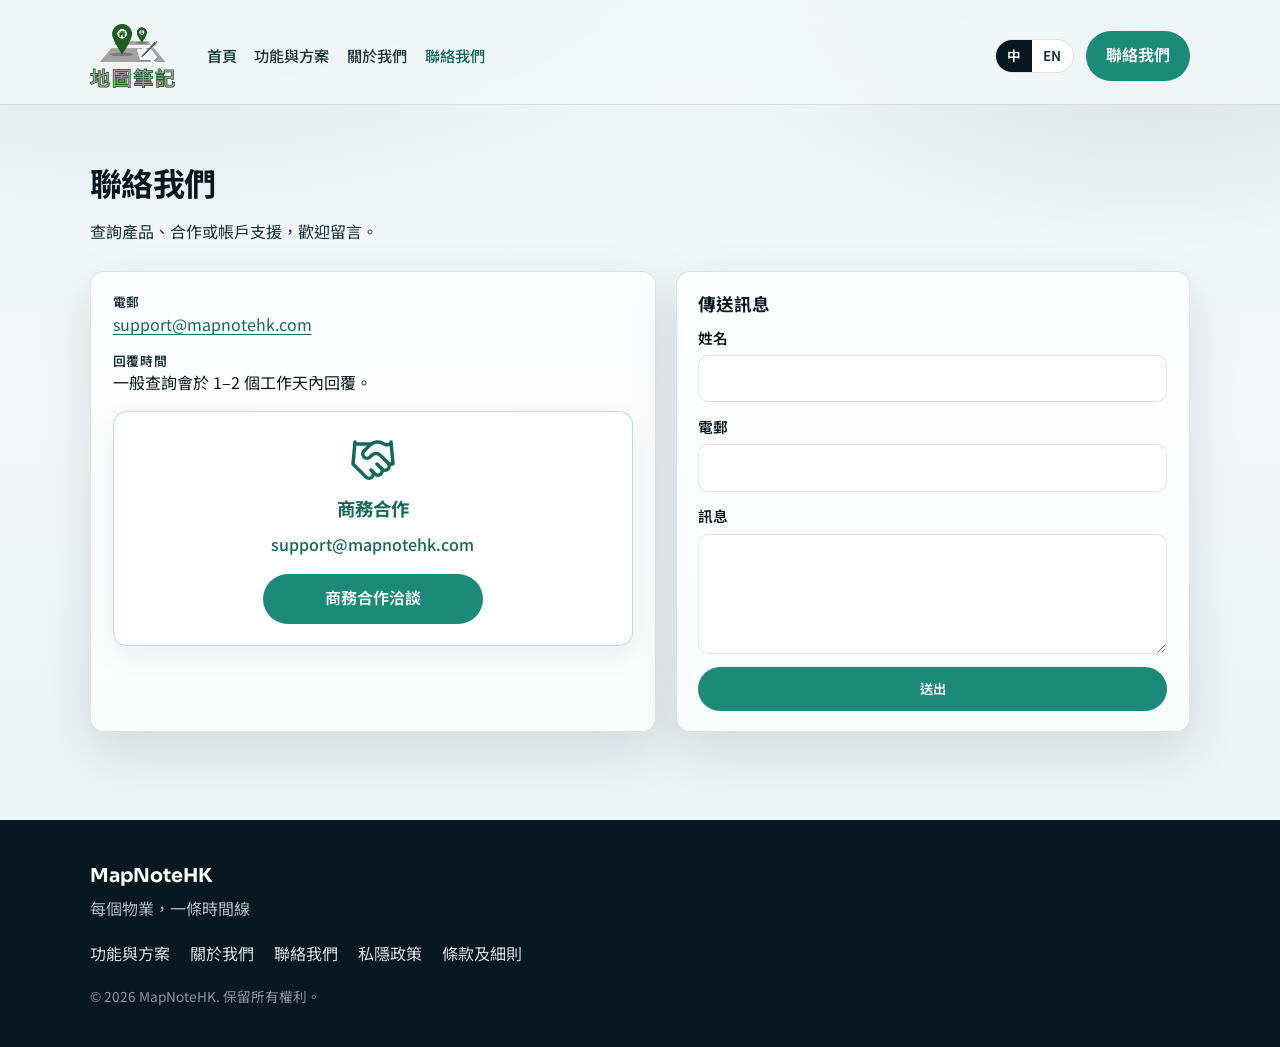
<file: contact/index.html>
<!DOCTYPE html>
<html lang="zh-Hant">
<head>
  <meta charset="UTF-8" />
  <meta name="viewport" content="width=device-width, initial-scale=1.0" />
  <title>聯絡我們｜MapNoteHK</title>
  <meta name="description" content="產品查詢、商務合作或帳戶支援，歡迎留言 MapNoteHK。" />
  <link rel="preconnect" href="https://fonts.googleapis.com" />
  <link rel="preconnect" href="https://fonts.gstatic.com" crossorigin />
  <link href="https://fonts.googleapis.com/css2?family=Noto+Sans+TC:wght@400;500;600;700&family=Sora:wght@500;600;700&display=swap" rel="stylesheet" />
  <link rel="stylesheet" href="../css/site.css?v=20260915a" />
  <!-- Favicon: IconOnly brand. Absolute /favicon.ico first so tab + omnibox share one URL;
       48×48 PNG for Google Search; ?v= busts hard browser/CDN caches. -->
  <link rel="icon" href="/favicon.ico?v=20260829a" sizes="any" />
  <link rel="icon" type="image/png" sizes="48x48" href="/assets/favicon-48.png?v=20260829a" />
  <link rel="icon" type="image/png" sizes="32x32" href="/assets/favicon-32.png?v=20260829a" />
  <link rel="icon" type="image/png" sizes="16x16" href="/assets/favicon-16.png?v=20260829a" />
  <link rel="apple-touch-icon" href="/assets/apple-touch-icon.png?v=20260829a" />
  <link rel="manifest" href="/assets/site.webmanifest?v=20260829a" />
</head>
<body data-title-key="contact.metaTitle" data-desc-key="contact.metaDesc">
  <a class="skip-link" href="#main" data-i18n="nav.skip">跳到主要內容</a>
  <div id="site-header"></div>

  <main id="main" class="section">
    <div class="container">
      <div class="section-head">
        <h1 data-i18n="contact.title"></h1>
        <p data-i18n="contact.lead"></p>
      </div>

      <div class="contact-layout">
        <!-- Left: support details + partnership card (no street address / map) -->
        <section class="panel">
          <ul class="contact-list">
            <li>
              <span data-i18n="contact.emailLabel"></span>
              <a id="contact-email" href="mailto:support@mapnotehk.com">support@mapnotehk.com</a>
            </li>
            <li>
              <span data-i18n="contact.responseLabel"></span>
              <div data-i18n="contact.responseText"></div>
            </li>
          </ul>

          <!--
            Partnership block — sample pattern: icon, title, email, pill CTA.
            Approach: centered card; CTA opens mailto with a partnership subject.
          -->
          <div class="coop-card">
            <div class="coop-icon" aria-hidden="true">
              <!-- Lucide-style handshake: partnership cue matching sample card -->
              <svg viewBox="0 0 24 24" width="48" height="48" fill="none" stroke="currentColor" stroke-width="1.75" stroke-linecap="round" stroke-linejoin="round" focusable="false">
                <path d="m11 17 2 2a1 1 0 1 0 3-3" />
                <path d="m14 14 2.5 2.5a1 1 0 1 0 3-3l-3.88-3.88a3 3 0 0 0-4.24 0l-.88.88a1 1 0 1 1-3-3l2.81-2.81a5.79 5.79 0 0 1 7.06-.87l.47.28a2 2 0 0 0 1.42.25L21 4" />
                <path d="m21 3 1 11h-2" />
                <path d="M3 3 2 14l6.5 6.5a1 1 0 1 0 3-3" />
                <path d="M3 4h8" />
              </svg>
            </div>
            <h3 data-i18n="contact.coopTitle"></h3>
            <a class="coop-email" id="contact-coop-email" href="mailto:support@mapnotehk.com">support@mapnotehk.com</a>
            <a
              class="btn btn-primary coop-cta"
              id="contact-coop-cta"
              href="mailto:support@mapnotehk.com?subject=Business%20partnership"
              data-i18n="contact.coopCta"
            ></a>
          </div>
        </section>

        <section class="panel">
          <h3 data-i18n="contact.formTitle"></h3>
          <form id="contact-form" class="form-stack" novalidate>
            <label>
              <span data-i18n="contact.name"></span>
              <input name="name" type="text" required autocomplete="name" />
            </label>
            <label>
              <span data-i18n="contact.email"></span>
              <input name="email" type="email" required autocomplete="email" />
            </label>
            <label>
              <span data-i18n="contact.message"></span>
              <textarea name="message" required></textarea>
            </label>
            <button class="btn btn-primary" type="submit" data-i18n="contact.submit"></button>
            <p id="contact-form-status" class="form-status" hidden></p>
          </form>
        </section>
      </div>
    </div>
  </main>

  <div id="site-footer"></div>

  <script>
    window.MapNotePage = { base: '../', active: 'contact' };
  </script>
  <script src="../js/site-config.js?v=20260829d"></script>
  <script src="../js/i18n.js?v=20260920a"></script>
  <script src="../js/chrome.js?v=20260915a"></script>
  <script src="../js/forms.js?v=20260915a"></script>
  <script src="../js/site.js?v=20260915a"></script>
</body>
</html>
</file>
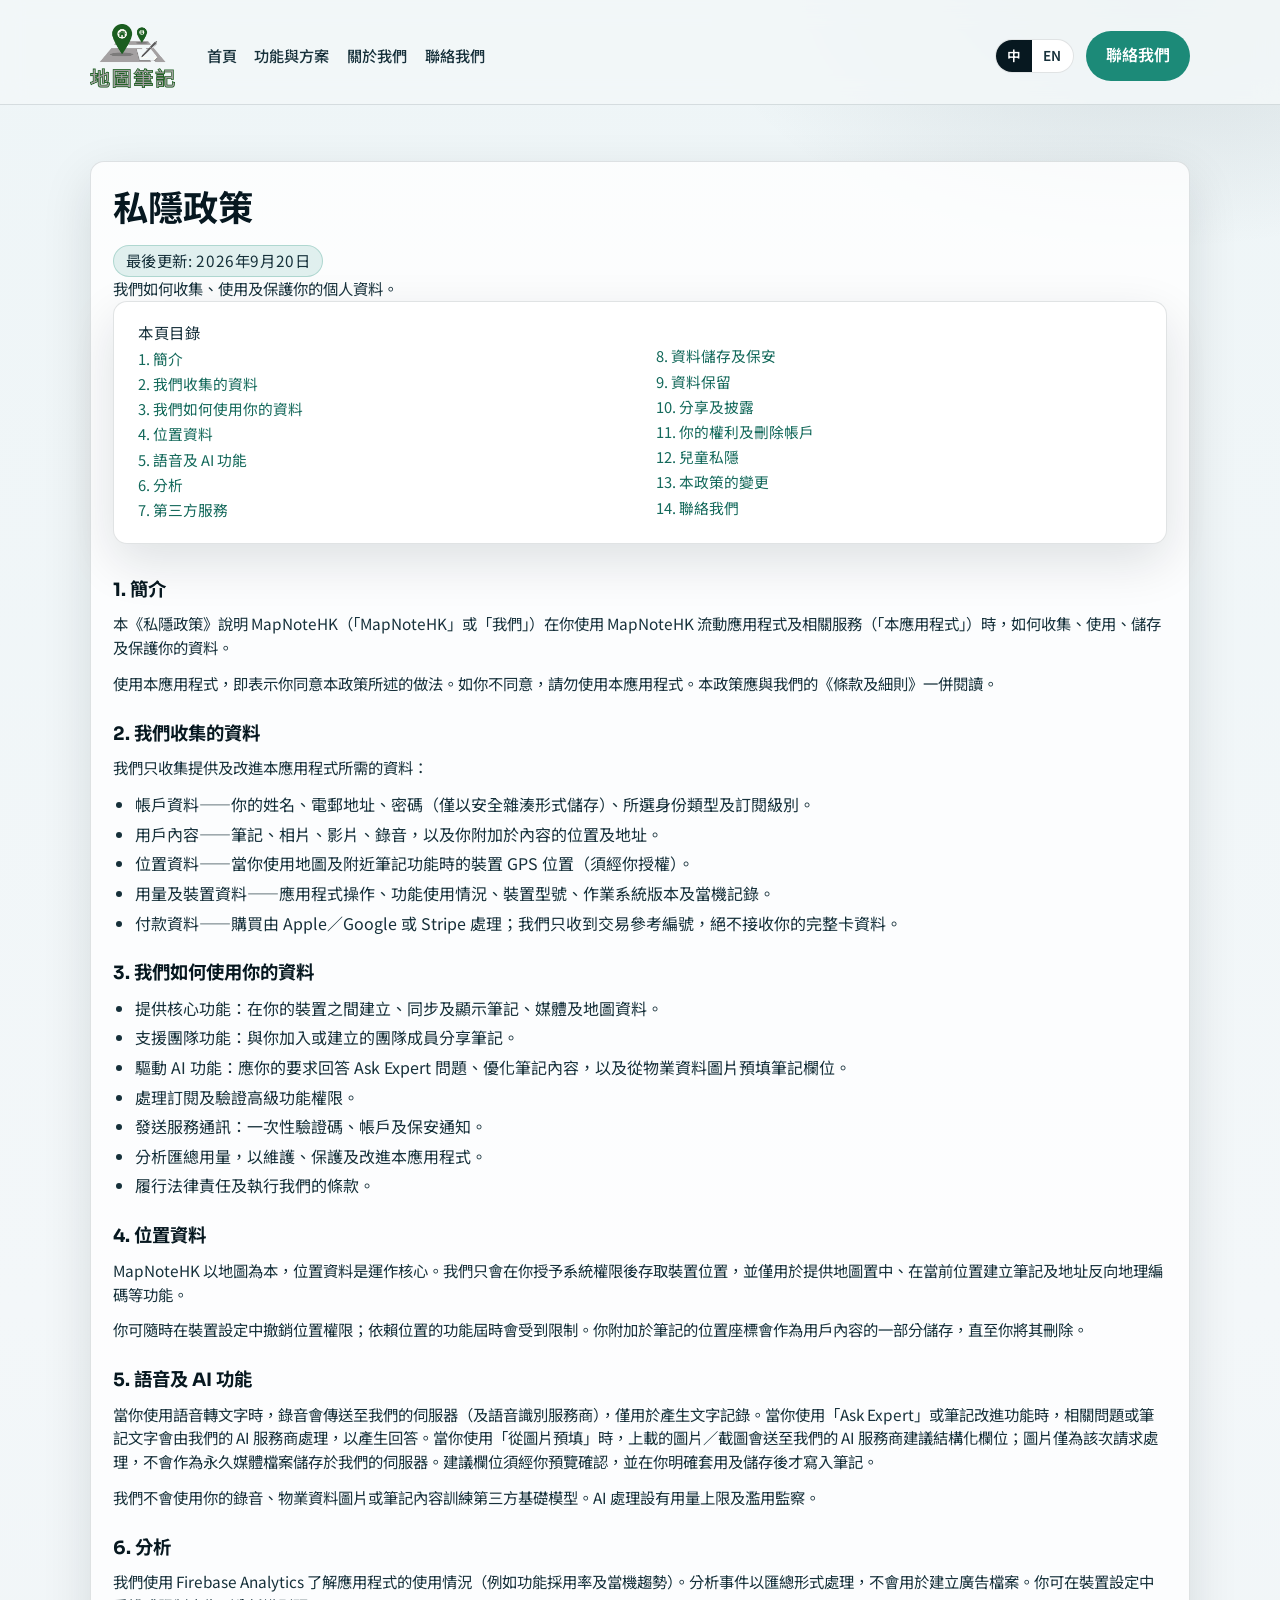
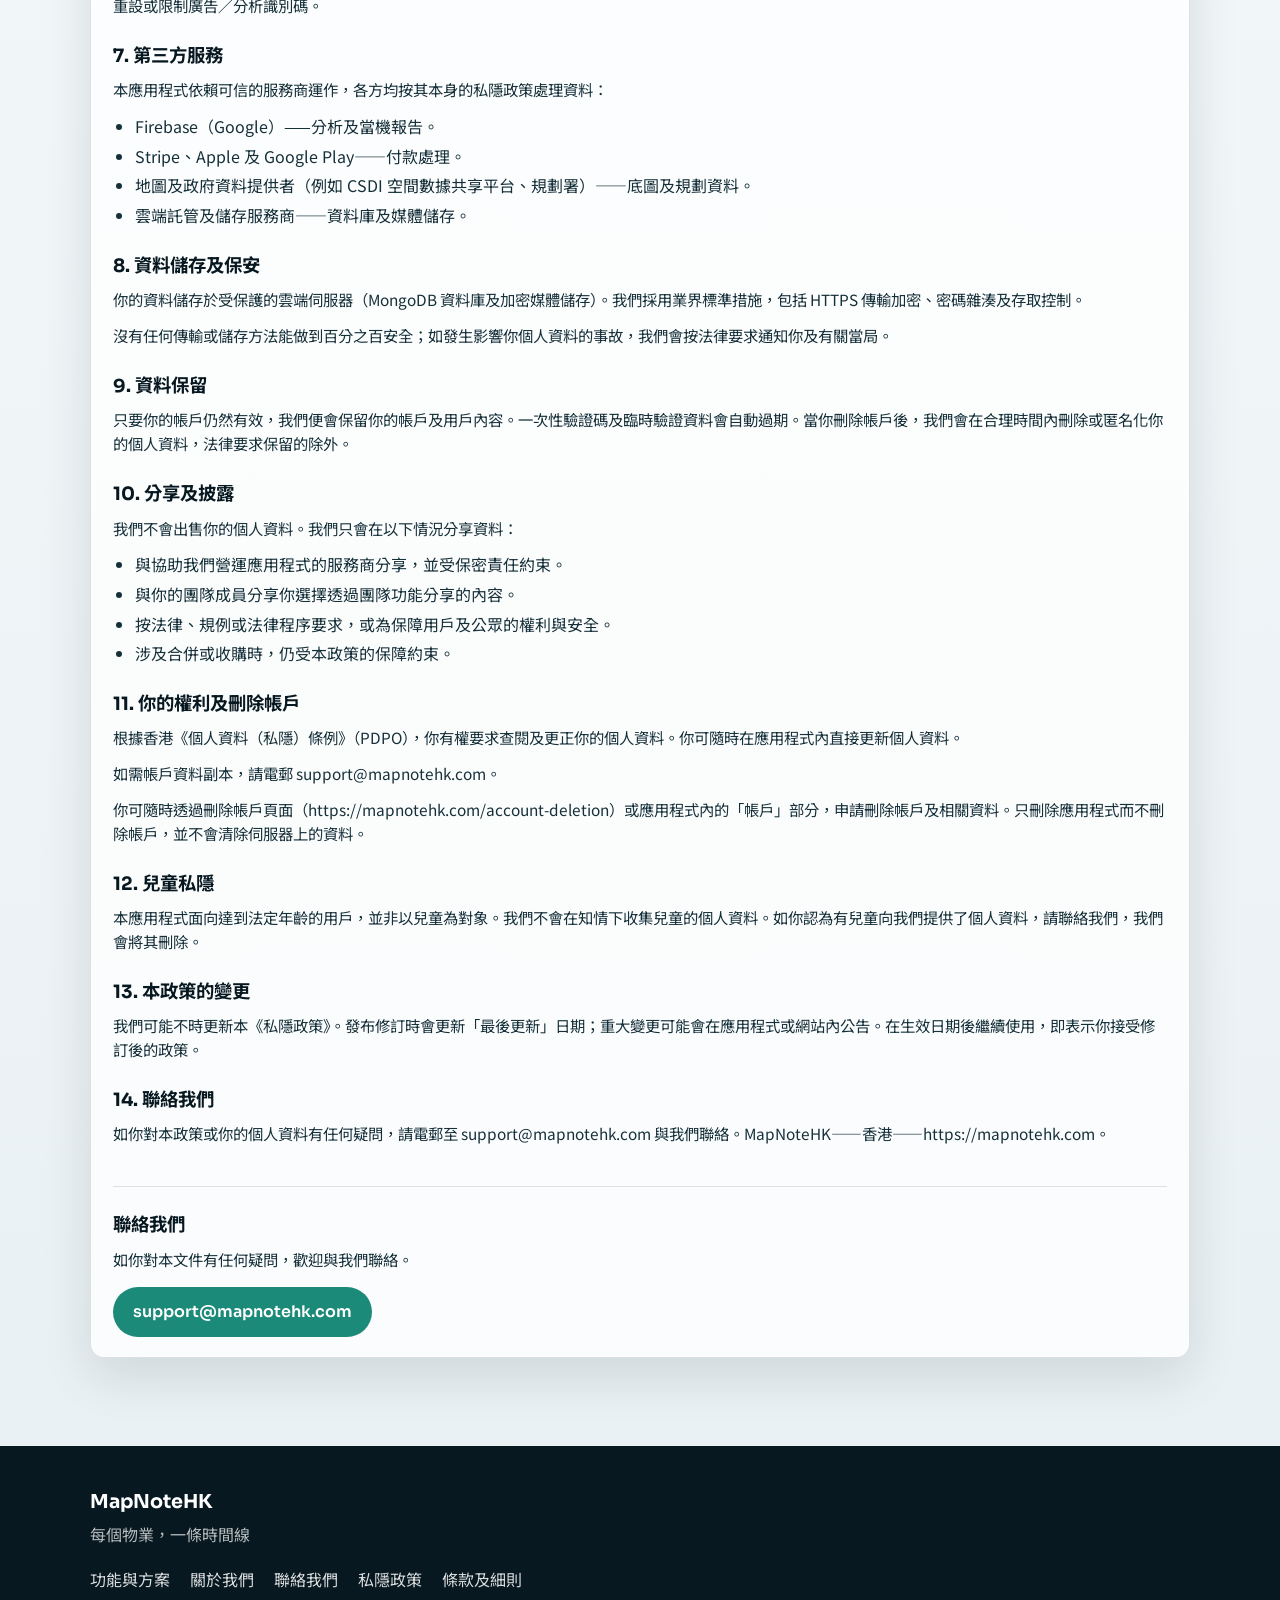
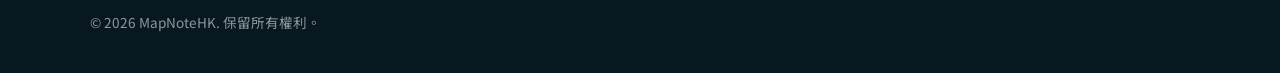
<file: privacy/index.html>
<!DOCTYPE html>
<html lang="zh-Hant">
<head>
  <meta charset="UTF-8" />
  <meta name="viewport" content="width=device-width, initial-scale=1.0" />
  <title>MapNoteHK — Privacy Policy</title>
  <meta name="description" content="MapNoteHK Privacy Policy — how we collect, use, and protect your personal data." />
  <link rel="preconnect" href="https://fonts.googleapis.com" />
  <link rel="preconnect" href="https://fonts.gstatic.com" crossorigin />
  <link href="https://fonts.googleapis.com/css2?family=Noto+Sans+TC:wght@400;500;600;700&family=Sora:wght@500;600;700&display=swap" rel="stylesheet" />
  <link rel="stylesheet" href="../css/site.css?v=20260915a" />
  <!-- Favicon: IconOnly brand. Absolute /favicon.ico first so tab + omnibox share one URL;
       48×48 PNG for Google Search; ?v= busts hard browser/CDN caches. -->
  <link rel="icon" href="/favicon.ico?v=20260829a" sizes="any" />
  <link rel="icon" type="image/png" sizes="48x48" href="/assets/favicon-48.png?v=20260829a" />
  <link rel="icon" type="image/png" sizes="32x32" href="/assets/favicon-32.png?v=20260829a" />
  <link rel="icon" type="image/png" sizes="16x16" href="/assets/favicon-16.png?v=20260829a" />
  <link rel="apple-touch-icon" href="/assets/apple-touch-icon.png?v=20260829a" />
  <link rel="manifest" href="/assets/site.webmanifest?v=20260829a" />
</head>
<body>
  <a class="skip-link" href="#main" data-i18n="nav.skip">跳到主要內容</a>
  <div id="site-header"></div>

  <main id="main" class="section">
    <div class="container">
      <article class="panel">
        <!-- Full policy rendered by js/legal.js from js/legal-content.js (matches the in-app policy) -->
        <div id="legal-root" data-legal-kind="privacy"></div>
      </article>
    </div>
  </main>

  <div id="site-footer"></div>

  <script>
    window.MapNotePage = { base: '../', active: 'privacy' };
  </script>
  <script src="../js/site-config.js?v=20260823a"></script>
  <script src="../js/i18n.js?v=20260920a"></script>
  <script src="../js/chrome.js?v=20260915a"></script>
  <script src="../js/legal-content.js?v=20260920b"></script>
  <script src="../js/legal.js?v=20260828a"></script>
  <script src="../js/site.js?v=20260915a"></script>
</body>
</html>
</file>
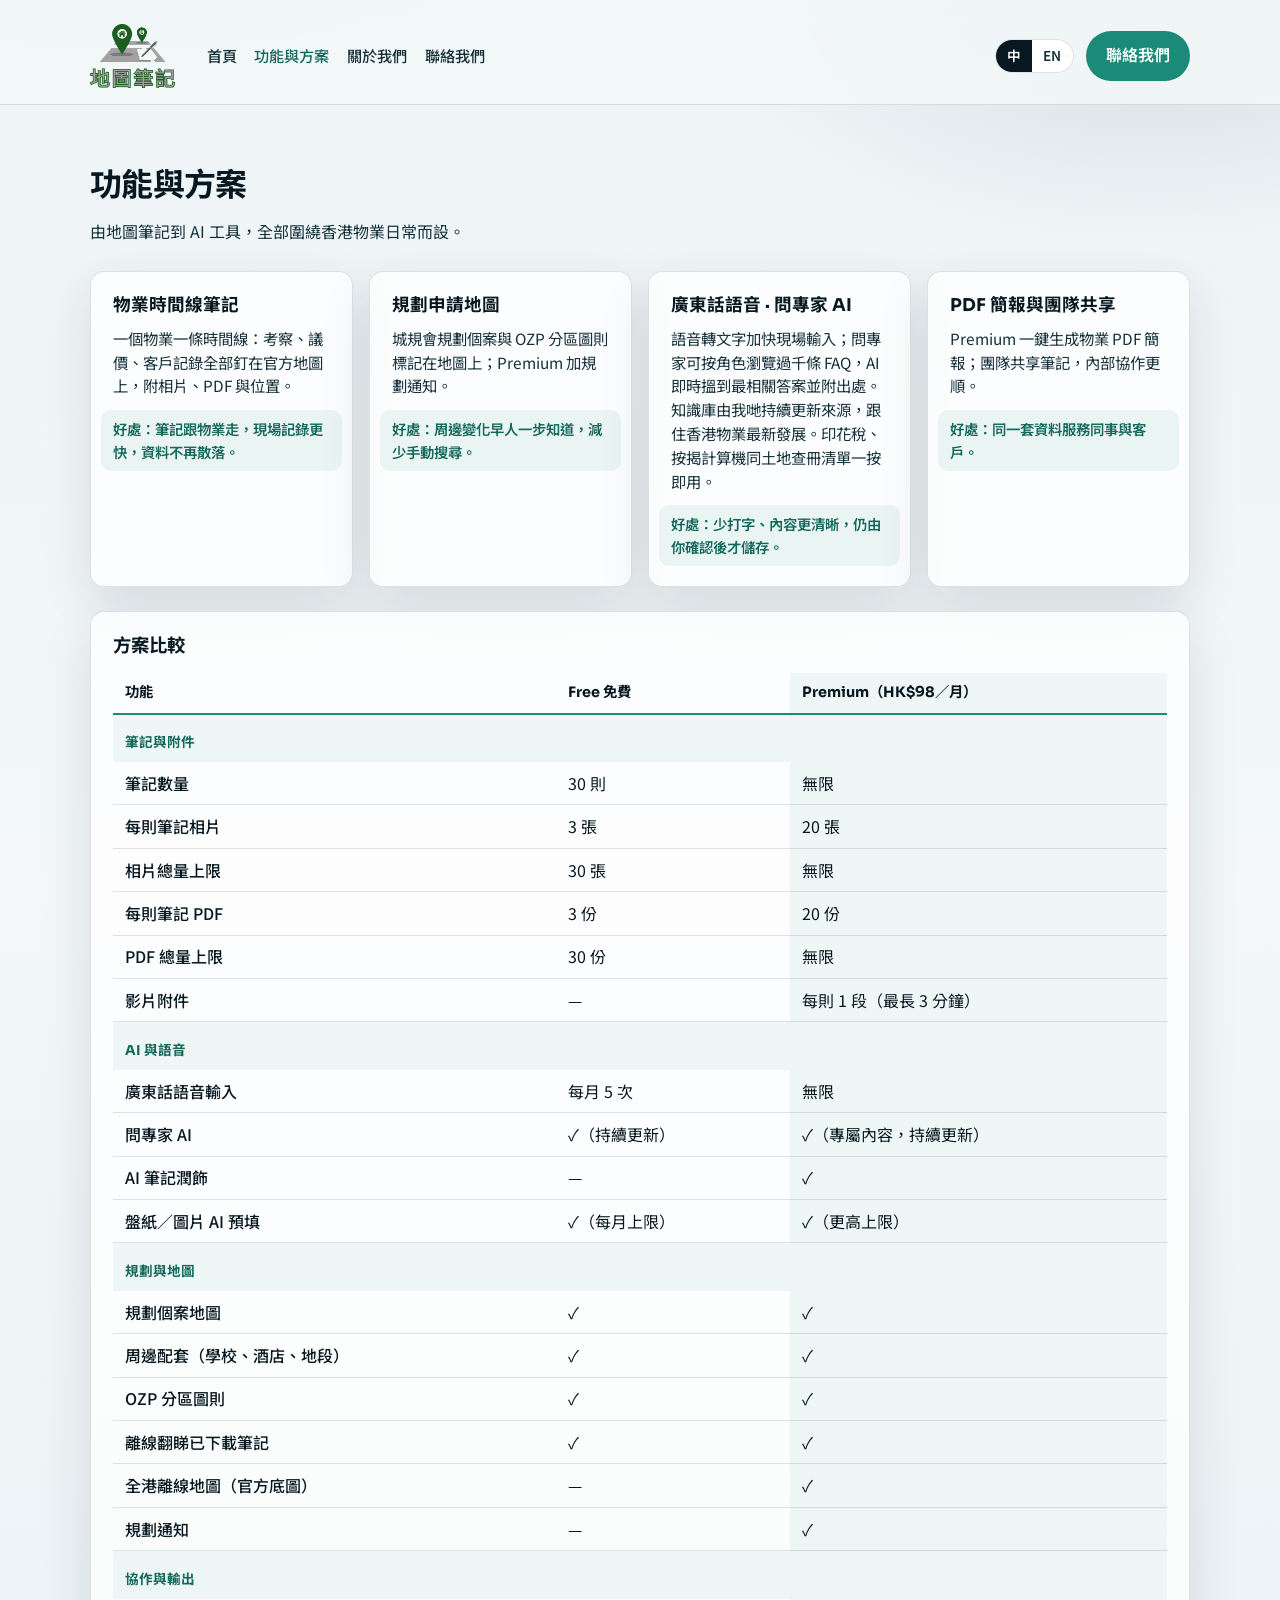
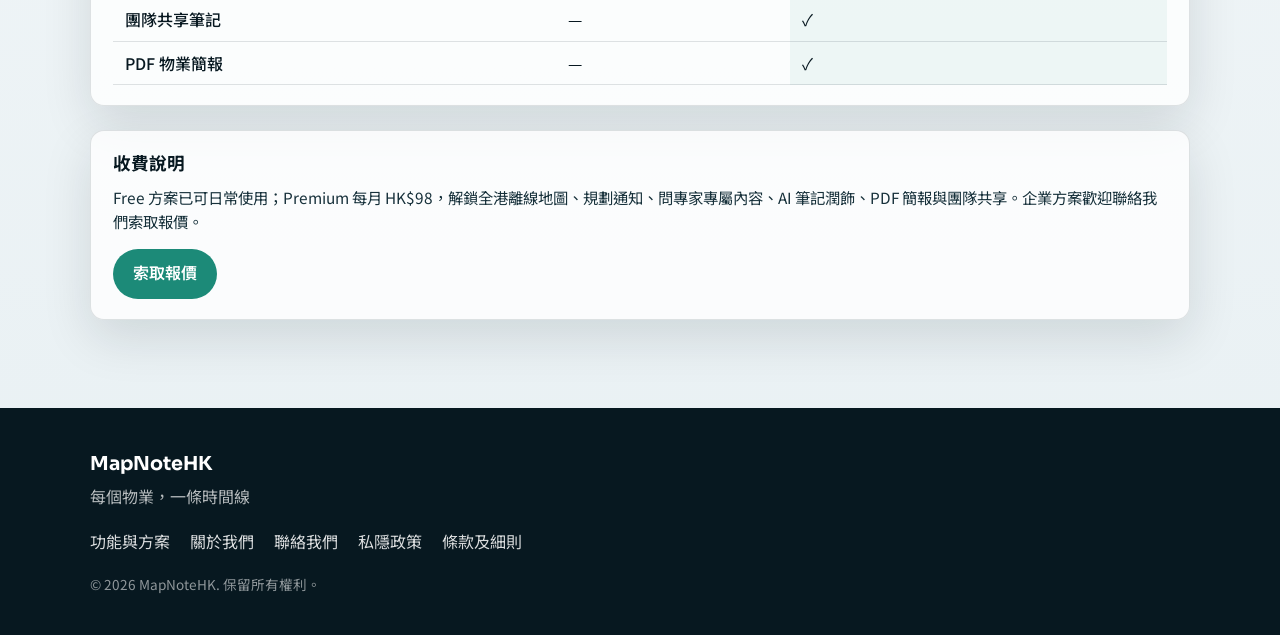
<file: services/index.html>
<!DOCTYPE html>
<html lang="zh-Hant">
<head>
  <meta charset="UTF-8" />
  <meta name="viewport" content="width=device-width, initial-scale=1.0" />
  <title>功能與方案｜MapNoteHK</title>
  <meta name="description" content="比較 MapNoteHK 免費與 Premium：物業時間線、規劃地圖、離線地圖、問專家 AI 與 PDF 簡報。" />
  <link rel="preconnect" href="https://fonts.googleapis.com" />
  <link rel="preconnect" href="https://fonts.gstatic.com" crossorigin />
  <link href="https://fonts.googleapis.com/css2?family=Noto+Sans+TC:wght@400;500;600;700&family=Sora:wght@500;600;700&display=swap" rel="stylesheet" />
  <link rel="stylesheet" href="../css/site.css?v=20260915a" />
  <!-- Favicon: IconOnly brand. Absolute /favicon.ico first so tab + omnibox share one URL;
       48×48 PNG for Google Search; ?v= busts hard browser/CDN caches. -->
  <link rel="icon" href="/favicon.ico?v=20260829a" sizes="any" />
  <link rel="icon" type="image/png" sizes="48x48" href="/assets/favicon-48.png?v=20260829a" />
  <link rel="icon" type="image/png" sizes="32x32" href="/assets/favicon-32.png?v=20260829a" />
  <link rel="icon" type="image/png" sizes="16x16" href="/assets/favicon-16.png?v=20260829a" />
  <link rel="apple-touch-icon" href="/assets/apple-touch-icon.png?v=20260829a" />
  <link rel="manifest" href="/assets/site.webmanifest?v=20260829a" />
</head>
<body data-title-key="services.metaTitle" data-desc-key="services.metaDesc">
  <a class="skip-link" href="#main" data-i18n="nav.skip">跳到主要內容</a>
  <div id="site-header"></div>

  <main id="main" class="section">
    <div class="container">
      <div class="section-head">
        <h1 data-i18n="services.title"></h1>
        <p data-i18n="services.lead"></p>
      </div>

      <div class="card-grid">
        <article class="panel">
          <h3 data-i18n="services.item1Title"></h3>
          <p data-i18n="services.item1Body"></p>
          <p class="benefit" data-i18n="services.item1Benefit"></p>
        </article>
        <article class="panel">
          <h3 data-i18n="services.item2Title"></h3>
          <p data-i18n="services.item2Body"></p>
          <p class="benefit" data-i18n="services.item2Benefit"></p>
        </article>
        <article class="panel">
          <h3 data-i18n="services.item3Title"></h3>
          <p data-i18n="services.item3Body">語音轉文字加快現場輸入；問專家可按角色瀏覽過千條 FAQ，AI 即時搵到最相關答案並附出處。知識庫由我哋持續更新來源，跟住香港物業最新發展。印花稅、按揭計算機同土地查冊清單一按即用。</p>
          <p class="benefit" data-i18n="services.item3Benefit"></p>
        </article>
        <article class="panel">
          <h3 data-i18n="services.item4Title"></h3>
          <p data-i18n="services.item4Body"></p>
          <p class="benefit" data-i18n="services.item4Benefit"></p>
        </article>
      </div>

      <!-- Plan comparison: values mirror USER_LIMITS in vctsserver/src/models/note.ts
           and premium gates in vctsserver/app/api — update both together. -->
      <section class="panel compare" aria-label="Plan comparison">
        <h2 data-i18n="services.compareTitle"></h2>
        <div class="compare-scroll">
          <table class="compare-table">
            <thead>
              <tr>
                <th scope="col" data-i18n="services.compareHeadFeature"></th>
                <th scope="col" data-i18n="services.compareHeadFree"></th>
                <th scope="col" data-i18n="services.compareHeadPremium"></th>
              </tr>
            </thead>
            <tbody>
              <tr class="compare-group"><th colspan="3" data-i18n="services.compareGroup1"></th></tr>
              <tr>
                <th scope="row" data-i18n="services.compareNotes"></th>
                <td data-i18n="services.compareNotesF"></td>
                <td data-i18n="services.compareNotesP"></td>
              </tr>
              <tr>
                <th scope="row" data-i18n="services.comparePhotosNote"></th>
                <td data-i18n="services.comparePhotosNoteF"></td>
                <td data-i18n="services.comparePhotosNoteP"></td>
              </tr>
              <tr>
                <th scope="row" data-i18n="services.comparePhotosTotal"></th>
                <td data-i18n="services.comparePhotosTotalF"></td>
                <td data-i18n="services.comparePhotosTotalP"></td>
              </tr>
              <tr>
                <th scope="row" data-i18n="services.comparePdfsNote"></th>
                <td data-i18n="services.comparePdfsNoteF"></td>
                <td data-i18n="services.comparePdfsNoteP"></td>
              </tr>
              <tr>
                <th scope="row" data-i18n="services.comparePdfsTotal"></th>
                <td data-i18n="services.comparePdfsTotalF"></td>
                <td data-i18n="services.comparePdfsTotalP"></td>
              </tr>
              <tr>
                <th scope="row" data-i18n="services.compareVideo"></th>
                <td data-i18n="services.compareVideoF"></td>
                <td data-i18n="services.compareVideoP"></td>
              </tr>
              <tr class="compare-group"><th colspan="3" data-i18n="services.compareGroup2"></th></tr>
              <tr>
                <th scope="row" data-i18n="services.compareVoice"></th>
                <td data-i18n="services.compareVoiceF"></td>
                <td data-i18n="services.compareVoiceP"></td>
              </tr>
              <tr>
                <th scope="row" data-i18n="services.compareAsk"></th>
                <td data-i18n="services.compareAskF"></td>
                <td data-i18n="services.compareAskP"></td>
              </tr>
              <tr>
                <th scope="row" data-i18n="services.comparePolish">AI 筆記潤飾</th>
                <td data-i18n="services.comparePolishF">—</td>
                <td data-i18n="services.comparePolishP">✓</td>
              </tr>
              <tr>
                <th scope="row" data-i18n="services.comparePrefill">盤紙／圖片 AI 預填</th>
                <td data-i18n="services.comparePrefillF">✓（每月上限）</td>
                <td data-i18n="services.comparePrefillP">✓（更高上限）</td>
              </tr>
              <tr class="compare-group"><th colspan="3" data-i18n="services.compareGroup3"></th></tr>
              <tr>
                <th scope="row" data-i18n="services.comparePlanMap"></th>
                <td data-i18n="services.comparePlanMapF"></td>
                <td data-i18n="services.comparePlanMapP"></td>
              </tr>
              <tr>
                <th scope="row" data-i18n="services.compareNearby"></th>
                <td data-i18n="services.compareNearbyF"></td>
                <td data-i18n="services.compareNearbyP"></td>
              </tr>
              <tr>
                <th scope="row" data-i18n="services.compareOzp">OZP 分區圖則</th>
                <td data-i18n="services.compareOzpF">✓</td>
                <td data-i18n="services.compareOzpP">✓</td>
              </tr>
              <tr>
                <th scope="row" data-i18n="services.compareOfflineNotes">離線翻睇已下載筆記</th>
                <td data-i18n="services.compareOfflineNotesF">✓</td>
                <td data-i18n="services.compareOfflineNotesP">✓</td>
              </tr>
              <tr>
                <th scope="row" data-i18n="services.compareOfflineMap">全港離線地圖（官方底圖）</th>
                <td data-i18n="services.compareOfflineMapF">—</td>
                <td data-i18n="services.compareOfflineMapP">✓</td>
              </tr>
              <tr>
                <th scope="row" data-i18n="services.compareAlerts">規劃通知</th>
                <td data-i18n="services.compareAlertsF"></td>
                <td data-i18n="services.compareAlertsP"></td>
              </tr>
              <tr class="compare-group"><th colspan="3" data-i18n="services.compareGroup4"></th></tr>
              <tr>
                <th scope="row" data-i18n="services.compareTeams"></th>
                <td data-i18n="services.compareTeamsF"></td>
                <td data-i18n="services.compareTeamsP"></td>
              </tr>
              <tr>
                <th scope="row" data-i18n="services.comparePdf"></th>
                <td data-i18n="services.comparePdfF"></td>
                <td data-i18n="services.comparePdfP"></td>
              </tr>
            </tbody>
          </table>
        </div>
      </section>

      <div class="panel pricing-banner">
        <div>
          <h3 data-i18n="services.pricingTitle"></h3>
          <p data-i18n="services.pricingBody"></p>
        </div>
        <a class="btn btn-primary" href="../contact/" data-i18n="services.pricingCta"></a>
      </div>
    </div>
  </main>

  <div id="site-footer"></div>

  <script>
    window.MapNotePage = { base: '../', active: 'services' };
  </script>
  <script src="../js/site-config.js?v=20260823a"></script>
  <script src="../js/i18n.js?v=20260920a"></script>
  <script src="../js/chrome.js?v=20260915a"></script>
  <script src="../js/site.js?v=20260915a"></script>
</body>
</html>
</file>
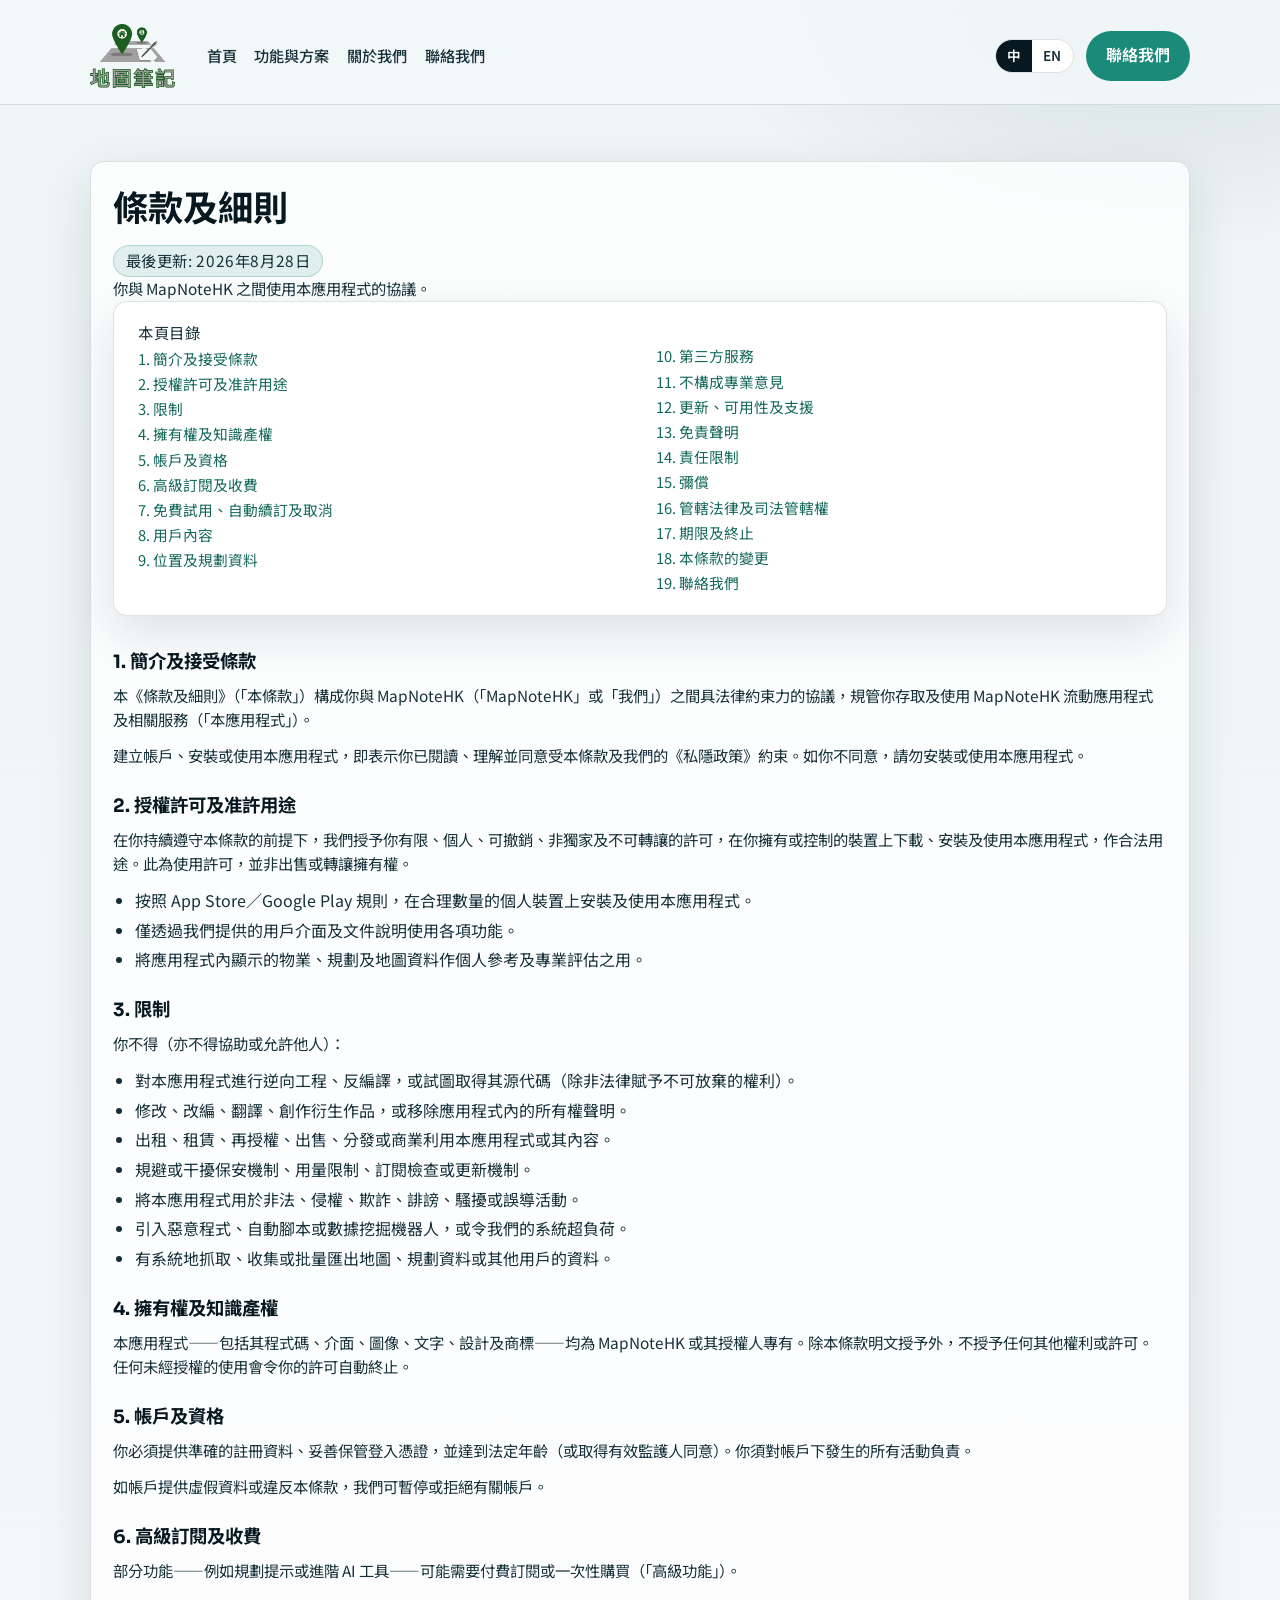
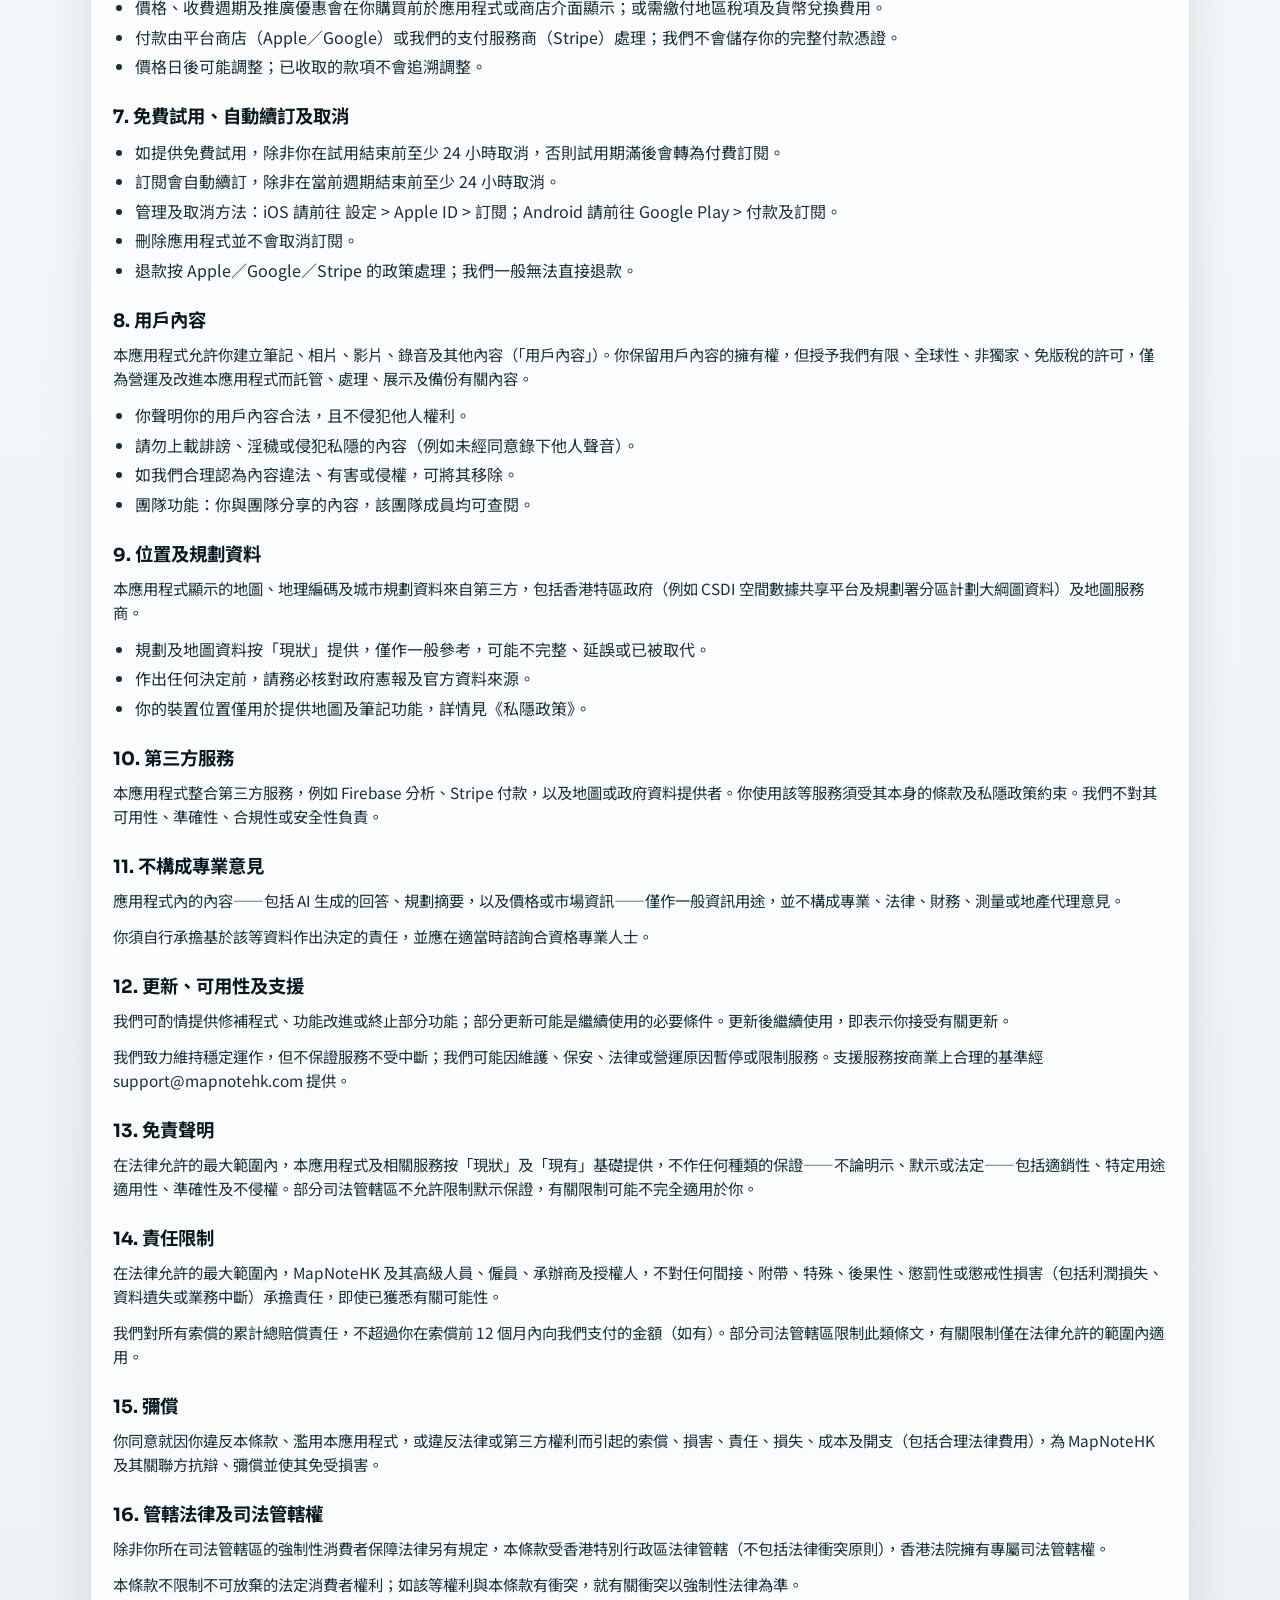
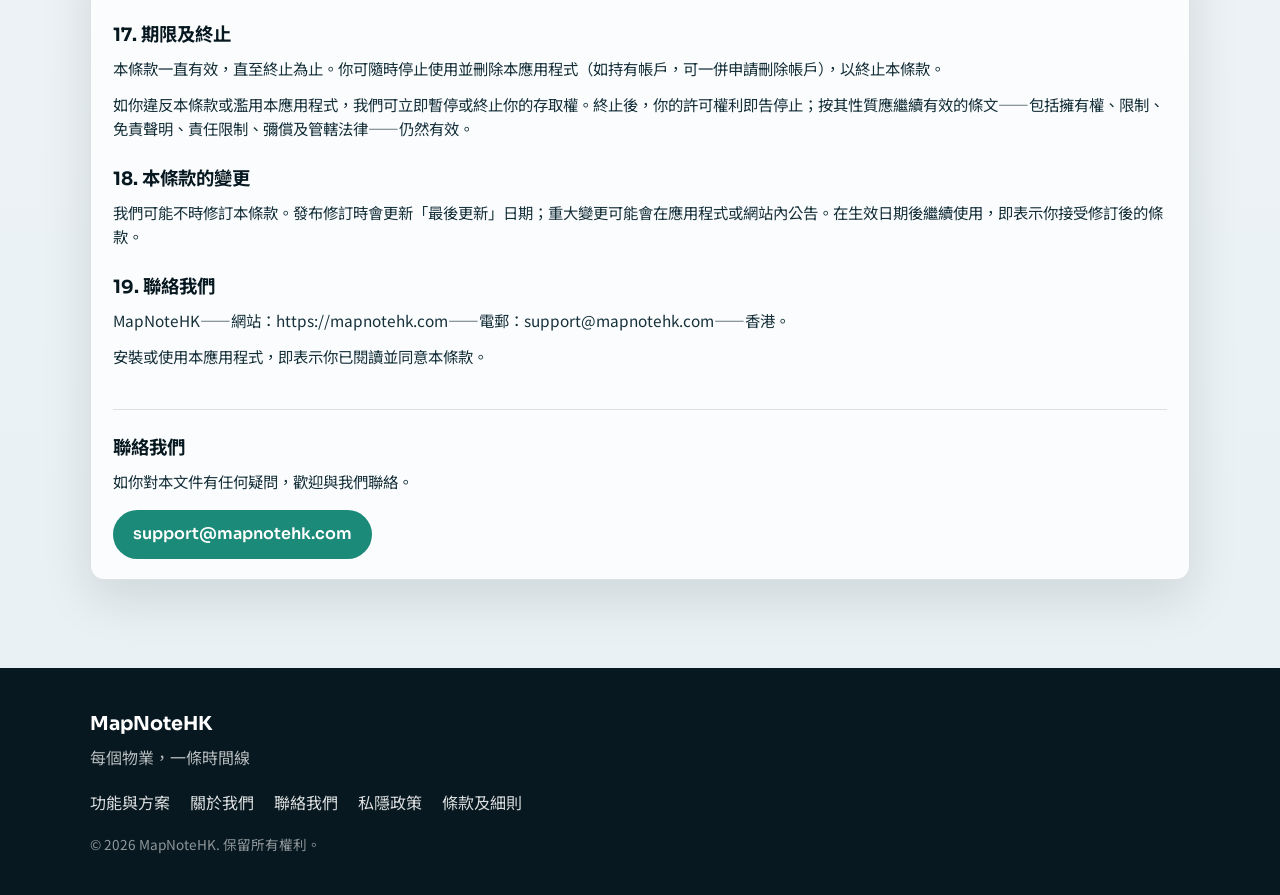
<file: terms/index.html>
<!DOCTYPE html>
<html lang="zh-Hant">
<head>
  <meta charset="UTF-8" />
  <meta name="viewport" content="width=device-width, initial-scale=1.0" />
  <title>MapNoteHK — Terms &amp; Conditions</title>
  <meta name="description" content="MapNoteHK Terms & Conditions — the agreement between you and MapNoteHK for using the app." />
  <link rel="preconnect" href="https://fonts.googleapis.com" />
  <link rel="preconnect" href="https://fonts.gstatic.com" crossorigin />
  <link href="https://fonts.googleapis.com/css2?family=Noto+Sans+TC:wght@400;500;600;700&family=Sora:wght@500;600;700&display=swap" rel="stylesheet" />
  <link rel="stylesheet" href="../css/site.css?v=20260915a" />
  <!-- Favicon: IconOnly brand. Absolute /favicon.ico first so tab + omnibox share one URL;
       48×48 PNG for Google Search; ?v= busts hard browser/CDN caches. -->
  <link rel="icon" href="/favicon.ico?v=20260829a" sizes="any" />
  <link rel="icon" type="image/png" sizes="48x48" href="/assets/favicon-48.png?v=20260829a" />
  <link rel="icon" type="image/png" sizes="32x32" href="/assets/favicon-32.png?v=20260829a" />
  <link rel="icon" type="image/png" sizes="16x16" href="/assets/favicon-16.png?v=20260829a" />
  <link rel="apple-touch-icon" href="/assets/apple-touch-icon.png?v=20260829a" />
  <link rel="manifest" href="/assets/site.webmanifest?v=20260829a" />
</head>
<body>
  <a class="skip-link" href="#main" data-i18n="nav.skip">跳到主要內容</a>
  <div id="site-header"></div>

  <main id="main" class="section">
    <div class="container">
      <article class="panel">
        <!-- Full document rendered by js/legal.js from js/legal-content.js -->
        <div id="legal-root" data-legal-kind="terms"></div>
      </article>
    </div>
  </main>

  <div id="site-footer"></div>

  <script>
    window.MapNotePage = { base: '../', active: 'terms' };
  </script>
  <script src="../js/site-config.js?v=20260823a"></script>
  <script src="../js/i18n.js?v=20260920a"></script>
  <script src="../js/chrome.js?v=20260915a"></script>
  <script src="../js/legal-content.js?v=20260920b"></script>
  <script src="../js/legal.js?v=20260828a"></script>
  <script src="../js/site.js?v=20260915a"></script>
</body>
</html>
</file>
<file: css/site.css>
/* MapNoteHK public site — cool ink + jade, map-grid atmosphere (not purple/cream tropes). */
:root {
  --ink: #071820;
  --ink-soft: #16303a;
  --jade: #1c8a78;
  --jade-deep: #14695b;
  --mist: #d7e4ea;
  --paper: #f3f7f9;
  --line: rgba(7, 24, 32, 0.12);
  --danger: #c0392b;
  --danger-soft: #fdecea;
  --shadow: 0 18px 50px rgba(7, 24, 32, 0.12);
  --radius: 14px;
  --font-display: "Sora", "Noto Sans TC", sans-serif;
  --font-body: "Noto Sans TC", "Sora", sans-serif;
  --max: 1100px;
}

*,
*::before,
*::after {
  box-sizing: border-box;
}

html {
  scroll-behavior: smooth;
}

body {
  margin: 0;
  min-height: 100vh;
  font-family: var(--font-body);
  color: var(--ink);
  background:
    radial-gradient(1200px 600px at 10% -10%, rgba(28, 138, 120, 0.18), transparent 55%),
    radial-gradient(900px 500px at 90% 0%, rgba(22, 48, 58, 0.12), transparent 50%),
    linear-gradient(180deg, #eef5f7 0%, var(--paper) 40%, #e8f0f3 100%);
  line-height: 1.55;
}

img {
  max-width: 100%;
  height: auto;
}

a {
  color: var(--jade-deep);
  text-decoration-thickness: 1px;
  text-underline-offset: 0.18em;
}

a:hover {
  color: var(--ink);
}

.container {
  width: min(100% - 2rem, var(--max));
  margin-inline: auto;
}

.skip-link {
  position: absolute;
  left: -999px;
  top: 0;
  background: var(--ink);
  color: white;
  padding: 0.5rem 1rem;
  z-index: 100;
}

.skip-link:focus {
  left: 1rem;
  top: 1rem;
}

/* Visually hidden but announced by screen readers (e.g. notify form label) */
.sr-only {
  position: absolute;
  width: 1px;
  height: 1px;
  padding: 0;
  margin: -1px;
  overflow: hidden;
  clip: rect(0 0 0 0);
  white-space: nowrap;
  border: 0;
}

/* Header */
.site-header {
  position: sticky;
  top: 0;
  z-index: 40;
  backdrop-filter: blur(12px);
  background: rgba(243, 247, 249, 0.88);
  border-bottom: 1px solid var(--line);
  /* 16px clear space above the no-buffer logo; grow for iOS notch. */
  padding-top: max(1rem, env(safe-area-inset-top, 0px));
  padding-bottom: 0.5rem;
}

.header-row {
  display: flex;
  align-items: center;
  gap: 1rem;
  min-height: 5rem;
}

.brand {
  display: inline-flex;
  align-items: center;
  text-decoration: none;
}

.brand-logo {
  width: auto;
  height: 64px;
  display: block;
  object-fit: contain;
}

.site-nav {
  display: flex;
  flex-wrap: wrap;
  gap: 0.85rem 1.1rem;
  margin-left: 1rem;
}

.site-nav a {
  color: var(--ink-soft);
  text-decoration: none;
  font-weight: 500;
  font-size: 0.95rem;
}

.site-nav a.is-active,
.site-nav a:hover {
  color: var(--jade-deep);
}

.header-actions {
  margin-left: auto;
  display: flex;
  align-items: center;
  gap: 0.75rem;
}

.lang-toggle {
  display: inline-flex;
  border: 1px solid var(--line);
  border-radius: 999px;
  overflow: hidden;
  background: white;
}

.lang-btn {
  border: 0;
  background: transparent;
  padding: 0.35rem 0.7rem;
  font: inherit;
  font-size: 0.85rem;
  font-weight: 600;
  cursor: pointer;
  color: var(--ink-soft);
}

.lang-btn.is-active {
  background: var(--ink);
  color: white;
}

.nav-toggle {
  display: none;
  margin-left: auto;
  border: 1px solid var(--line);
  background: white;
  border-radius: 10px;
  padding: 0.45rem 0.75rem;
  font: inherit;
  cursor: pointer;
}

.btn {
  display: inline-flex;
  align-items: center;
  justify-content: center;
  gap: 0.4rem;
  border-radius: 999px;
  padding: 0.7rem 1.2rem;
  font-weight: 600;
  font-family: var(--font-display);
  text-decoration: none;
  border: 1px solid transparent;
  cursor: pointer;
  transition: transform 0.15s ease, background 0.15s ease;
}

.btn:hover {
  transform: translateY(-1px);
}

.btn:focus-visible,
.store-btn:focus-visible,
.lang-btn:focus-visible {
  outline: 2px solid var(--jade-deep);
  outline-offset: 2px;
}

.btn[disabled],
.btn.is-loading {
  cursor: not-allowed;
  opacity: 0.7;
  transform: none;
}

.btn-primary {
  background: var(--jade);
  color: white;
}

.btn-primary:hover {
  background: var(--jade-deep);
  color: white;
}

.btn-secondary {
  background: white;
  border-color: var(--line);
  color: var(--ink);
}

.btn-danger {
  background: var(--danger);
  color: white;
  width: 100%;
  border-radius: 12px;
}

.btn-danger:hover {
  filter: brightness(0.95);
  color: white;
}

/* Hero — launch announcement beside the app screenshot */
.hero {
  position: relative;
  overflow: hidden;
  color: white;
  background:
    linear-gradient(115deg, rgba(7, 24, 32, 0.92) 10%, rgba(20, 105, 91, 0.72) 55%, rgba(7, 24, 32, 0.55) 100%),
    repeating-linear-gradient(
      90deg,
      transparent,
      transparent 48px,
      rgba(255, 255, 255, 0.04) 48px,
      rgba(255, 255, 255, 0.04) 49px
    ),
    repeating-linear-gradient(
      0deg,
      transparent,
      transparent 48px,
      rgba(255, 255, 255, 0.04) 48px,
      rgba(255, 255, 255, 0.04) 49px
    ),
    radial-gradient(circle at 70% 40%, #2aa891 0%, transparent 42%);
}

.hero::after {
  content: "";
  position: absolute;
  inset: auto 0 0 0;
  height: 120px;
  background: linear-gradient(transparent, var(--paper));
  pointer-events: none;
}

.hero-grid {
  position: relative;
  z-index: 1;
  display: grid;
  grid-template-columns: 1.25fr 1fr;
  align-items: center;
  gap: 2.5rem;
  padding: 3.25rem 0 3.75rem;
}

.hero-copy {
  animation: rise 0.7s ease both;
}

.hero-badge {
  display: inline-flex;
  align-items: center;
  gap: 0.5rem;
  margin: 0 0 1.1rem;
  padding: 0.35rem 0.9rem;
  border-radius: 999px;
  border: 1px solid rgba(255, 255, 255, 0.35);
  background: rgba(255, 255, 255, 0.1);
  font-size: 0.85rem;
  font-weight: 600;
  letter-spacing: 0.04em;
}

.hero-badge-dot {
  width: 8px;
  height: 8px;
  border-radius: 50%;
  background: #5eead4;
  box-shadow: 0 0 0 4px rgba(94, 234, 212, 0.25);
}

/* Pain hook — poster's question line between the launch badge and the H1.
   Mint accent matches the badge dot so it reads as one hero cluster. */
.hero-pain {
  margin: -0.35rem 0 0.6rem;
  font-family: var(--font-display);
  font-size: 1.05rem;
  font-weight: 600;
  letter-spacing: 0.01em;
  color: #5eead4;
}

.hero h1 {
  font-family: var(--font-display);
  font-size: clamp(2.2rem, 5vw, 3.4rem);
  font-weight: 700;
  letter-spacing: -0.02em;
  /* No ch-based width cap: ch counts Latin digits, so 16ch fits only ~8 CJK
     glyphs and orphaned the final 「。」. The grid column constrains width;
     text-wrap: balance keeps any wrap even in both languages. */
  text-wrap: balance;
  margin: 0 0 1rem;
  line-height: 1.15;
}

.hero-lead {
  max-width: 46ch;
  margin: 0 0 1.75rem;
  color: rgba(255, 255, 255, 0.9);
  font-size: 1.05rem;
}

.hero-actions {
  display: flex;
  flex-wrap: wrap;
  gap: 0.75rem;
}

/* Hero proof stats — PRD headline numbers (30s capture, 5 types, 1,000+ FAQs) */
.hero-stats {
  display: flex;
  flex-wrap: wrap;
  gap: 0.9rem 2rem;
  margin: 1.9rem 0 0;
  padding: 1.1rem 0 0;
  list-style: none;
  border-top: 1px solid rgba(255, 255, 255, 0.22);
}

.hero-stats strong {
  display: block;
  font-family: var(--font-display);
  font-size: 1.3rem;
  font-weight: 700;
  letter-spacing: -0.01em;
}

.hero-stats span {
  font-size: 0.82rem;
  color: rgba(255, 255, 255, 0.75);
}

.hero .btn-secondary {
  background: rgba(255, 255, 255, 0.12);
  border-color: rgba(255, 255, 255, 0.35);
  color: white;
}

.hero-shot {
  justify-self: center;
  animation: rise 0.7s ease 0.1s both;
}

/* Square demo video sits slightly wider than the old portrait screenshot */
.hero-video {
  display: block;
  width: min(360px, 72vw);
  height: auto;
  aspect-ratio: 1 / 1;
  object-fit: cover;
  border-radius: 28px;
  border: 1px solid rgba(255, 255, 255, 0.25);
  box-shadow: 0 32px 70px rgba(2, 12, 16, 0.5);
}

/* Store badges — dark pill, store glyph + two-line label */
.store-badges {
  display: flex;
  flex-wrap: wrap;
  gap: 0.75rem;
}

.store-btn {
  display: inline-flex;
  align-items: center;
  gap: 0.65rem;
  min-height: 52px;
  padding: 0.45rem 1.1rem;
  border-radius: 12px;
  background: #02090d;
  border: 1px solid rgba(255, 255, 255, 0.22);
  color: white;
  text-decoration: none;
  line-height: 1.15;
  transition: transform 0.15s ease, background 0.15s ease;
}

.store-btn:hover {
  transform: translateY(-1px);
  background: #0b1c24;
  color: white;
}

.store-btn svg {
  width: 24px;
  height: 24px;
  flex: none;
}

.store-btn span {
  display: grid;
  text-align: left;
}

.store-btn small {
  font-size: 0.68rem;
  font-weight: 500;
  opacity: 0.75;
}

.store-btn strong {
  font-family: var(--font-display);
  font-size: 1.02rem;
  font-weight: 600;
}

/* Info cards — shared rhythm for the audience (為誰而設) and unified-timeline
   sections. --tc carries the per-card accent colour; .info-solution is the
   jade "how MapNoteHK fixes it" line (audience cards only). */
.cards-grid {
  display: grid;
  gap: 1rem;
  grid-template-columns: repeat(auto-fit, minmax(220px, 1fr));
}

.info-card {
  background: rgba(255, 255, 255, 0.85);
  border: 1px solid var(--line);
  border-radius: var(--radius);
  padding: 1.15rem 1.2rem 1.25rem;
  box-shadow: var(--shadow);
  animation: rise 0.6s ease both;
}

.info-icon {
  display: grid;
  place-items: center;
  width: 44px;
  height: 44px;
  border-radius: 12px;
  margin-bottom: 0.75rem;
  background: color-mix(in srgb, var(--tc) 12%, white);
  color: var(--tc);
}

.info-icon svg {
  width: 24px;
  height: 24px;
  fill: currentColor;
}

.info-card h3 {
  font-family: var(--font-display);
  margin: 0 0 0.35rem;
  font-size: 1.05rem;
}

.info-card p {
  margin: 0;
  color: var(--ink-soft);
  font-size: 0.92rem;
}

/* Resolution line: dashed divider + jade arrow.
   Needs the .info-card prefix to out-specify .info-card p above. */
.info-card .info-solution {
  margin-top: 0.75rem;
  padding-top: 0.75rem;
  border-top: 1px dashed var(--line);
  color: var(--jade-deep);
  font-weight: 600;
}

.info-card .info-solution::before {
  content: "→";
  margin-right: 0.35rem;
}

/* Feature showcase — tab switcher: compact list left, full-size screenshot
   right. Whole screens are shown (never cropped) and the section stays short. */
.showcase {
  display: grid;
  grid-template-columns: 1.05fr 1fr;
  gap: 2.5rem;
  align-items: center;
}

.showcase-list {
  display: grid;
  gap: 0.5rem;
}

/* Each tab: tag + title always visible; body text only on the active tab */
.showcase-item {
  display: grid;
  gap: 0.35rem;
  padding: 0.8rem 1rem;
  font: inherit;
  text-align: left;
  color: inherit;
  background: transparent;
  border: 1px solid transparent;
  border-radius: var(--radius);
  cursor: pointer;
  transition: background 0.15s ease, border-color 0.15s ease;
}

.showcase-item:hover {
  background: rgba(255, 255, 255, 0.65);
}

.showcase-item:focus-visible {
  outline: 2px solid var(--jade-deep);
  outline-offset: 2px;
}

.showcase-item.is-active {
  background: #fff;
  border-color: var(--line);
  box-shadow: var(--shadow);
}

.showcase-item-head {
  display: flex;
  align-items: center;
  gap: 0.6rem;
  flex-wrap: wrap;
}

.showcase-item-title {
  font-family: var(--font-display);
  font-size: 1.08rem;
  font-weight: 600;
  letter-spacing: -0.01em;
}

.showcase-item-body {
  display: none;
  color: var(--ink-soft);
  font-size: 0.92rem;
}

.showcase-item.is-active .showcase-item-body {
  display: block;
}

/* Screenshot stage: tinted backdrop, the active panel fades in full-size.
   min-height keeps the stage constant across tabs (400px visual + padding)
   so switching features never shifts the layout below. */
.showcase-stage {
  display: grid;
  place-items: center;
  padding: 1.5rem;
  min-height: 448px;
  border: 1px solid var(--line);
  border-radius: calc(var(--radius) * 1.5);
  background:
    radial-gradient(circle at 30% 20%, rgba(28, 138, 120, 0.14), transparent 55%),
    linear-gradient(160deg, rgba(255, 255, 255, 0.9), rgba(232, 240, 243, 0.9));
}

.showcase-panel[hidden] {
  display: none;
}

.showcase-panel.is-active {
  animation: fadeIn 0.25s ease both;
}

.showcase-panel img {
  display: block;
  height: 400px;
  width: auto;
  max-width: 100%;
  border-radius: 18px;
  border: 1px solid var(--line);
  box-shadow: 0 22px 55px rgba(7, 24, 32, 0.22);
}

/* Brochure pair (feature 5): two A4 pages side by side. Each <picture> gets
   an equal flex column with a definite width, so the img inside can size to
   min(100% width, 400px height) without a circular percentage. Tighter
   radius + lift reads as paper. */
.showcase-duo {
  display: flex;
  align-items: center;
  justify-content: center;
  gap: 1.5rem;
  width: 100%;
}

.showcase-duo picture {
  flex: 1 1 0;
  min-width: 0;
  display: flex;
  justify-content: center;
}

.showcase-duo img {
  height: auto;
  max-height: 400px;
  width: auto;
  max-width: 100%;
}

/* Paper variant (PDF pages): tighter radius + stronger lift reads as documents */
.showcase-duo-paper img {
  border-radius: 6px;
  box-shadow: 0 16px 38px rgba(7, 24, 32, 0.28);
}

/* Phone variant: premium floating device frame around app screenshots.
   Realistic hardware scale: bezel ≈ 3.5% of width (like iPhone 15 Pro),
   corner radius ≈ 15% of width (not a pill), and a subtle metallic edge.
   The device is slightly lifted and tilted in 3D so it reads as a product
   shot, not a flat black card. ::before is the Dynamic Island cutout. */
.showcase-duo picture.phone-frame {
  --phone-radius: 22px;
  --phone-bezel: 6px;
  position: relative;
  padding: var(--phone-bezel);
  border-radius: var(--phone-radius);
  background: linear-gradient(160deg, #4b5157 0%, #23272b 34%, #0f1215 68%, #2e3338 100%);
  box-shadow:
    inset 0 1px 0 rgba(255, 255, 255, 0.26),
    inset 0 -1px 0 rgba(0, 0, 0, 0.72),
    inset 0 0 0 1px rgba(255, 255, 255, 0.05),
    0 2px 4px rgba(7, 24, 32, 0.18),
    0 12px 26px rgba(7, 24, 32, 0.26),
    0 28px 56px rgba(7, 24, 32, 0.14);
  transform: perspective(1400px) rotateX(1.6deg) translateY(-2px);
  transform-style: preserve-3d;
  transition: transform 0.45s cubic-bezier(0.22, 1, 0.36, 1), box-shadow 0.45s ease;
}

/* Second device in the pair leans the opposite way for a showroom look */
.showcase-duo picture.phone-frame:nth-child(2) {
  transform: perspective(1400px) rotateX(1.6deg) rotateY(-2.2deg) translateY(-2px);
}

.showcase-duo picture.phone-frame:first-child {
  transform: perspective(1400px) rotateX(1.6deg) rotateY(2.2deg) translateY(-2px);
}

.showcase-duo picture.phone-frame:hover {
  transform: perspective(1400px) rotateX(0deg) rotateY(0deg) translateY(-6px);
  box-shadow:
    inset 0 1px 0 rgba(255, 255, 255, 0.26),
    inset 0 -1px 0 rgba(0, 0, 0, 0.72),
    inset 0 0 0 1px rgba(255, 255, 255, 0.05),
    0 4px 8px rgba(7, 24, 32, 0.16),
    0 18px 40px rgba(7, 24, 32, 0.3),
    0 40px 80px rgba(7, 24, 32, 0.18);
}

.showcase-duo picture.phone-frame::before {
  /* Dynamic Island: width ≈ 21% of screen, height ≈ 2.9% of screen, sits
     just below the bezel (≈ 1.4% into the screen). */
  content: "";
  position: absolute;
  top: calc(var(--phone-bezel) + 5px);
  left: 50%;
  transform: translateX(-50%);
  width: 21%;
  height: 2.9%;
  min-height: 9px;
  border-radius: 999px;
  background: #020407;
  box-shadow: inset 0 0 2px 1px rgba(40, 52, 68, 0.9);
  z-index: 2;
}

.showcase-duo picture.phone-frame img {
  border-radius: calc(var(--phone-radius) - var(--phone-bezel));
  border: 0;
  box-shadow: none;
}

@keyframes fadeIn {
  from { opacity: 0; transform: translateY(6px); }
  to { opacity: 1; transform: none; }
}

.tag {
  display: inline-block;
  padding: 0.2rem 0.7rem;
  border-radius: 999px;
  font-size: 0.78rem;
  font-weight: 600;
  letter-spacing: 0.03em;
}

.tag-free {
  background: rgba(28, 138, 120, 0.12);
  color: var(--jade-deep);
}

.tag-mix {
  background: rgba(3, 105, 161, 0.12);
  color: #0369a1;
}

.tag-premium {
  background: rgba(180, 83, 9, 0.12);
  color: #b45309;
}

/* Homepage bands use tighter padding than the shared .section default */
.audience,
.unified,
.trust,
#features,
.plans,
.home-faq {
  padding: 2.5rem 0;
}

/* Plans band */
.plans-grid {
  display: grid;
  gap: 1rem;
  grid-template-columns: repeat(auto-fit, minmax(260px, 1fr));
}

.plan-card {
  background: rgba(255, 255, 255, 0.85);
  border: 1px solid var(--line);
  border-radius: var(--radius);
  padding: 1.5rem 1.6rem;
  box-shadow: var(--shadow);
}

.plan-card h3 {
  font-family: var(--font-display);
  margin: 0 0 0.25rem;
  font-size: 1.2rem;
}

/* Plan price line — jade accent, display font for scannability */
.plan-price {
  margin: 0 0 0.6rem;
  font-family: var(--font-display);
  font-size: 1.45rem;
  font-weight: 700;
  letter-spacing: -0.01em;
  color: var(--jade-deep);
}

.plan-card p {
  margin: 0;
  color: var(--ink-soft);
}

.plan-list {
  margin: 0 0 1.25rem;
  padding: 0;
  list-style: none;
  display: grid;
  gap: 0.45rem;
}

.plan-list li {
  position: relative;
  padding-left: 1.35rem;
  color: var(--ink-soft);
  font-size: 0.92rem;
}

.plan-list li::before {
  content: "";
  position: absolute;
  left: 0;
  top: 0.45rem;
  width: 0.55rem;
  height: 0.55rem;
  border-radius: 50%;
  background: var(--jade);
}

.plan-card .btn {
  width: 100%;
}

.plan-card.is-premium {
  border-color: rgba(28, 138, 120, 0.5);
  background: linear-gradient(160deg, rgba(28, 138, 120, 0.1), rgba(255, 255, 255, 0.9) 55%);
}

/* Compact "what's new" strip under the hero. */
.news {
  padding: 1.1rem 0;
  border-bottom: 1px solid var(--line);
  background: rgba(255, 255, 255, 0.55);
}

.news-inner {
  display: flex;
  flex-wrap: wrap;
  align-items: baseline;
  gap: 0.5rem 1rem;
}

.news-label {
  margin: 0;
  font-family: var(--font-display);
  font-size: 0.78rem;
  font-weight: 700;
  letter-spacing: 0.08em;
  text-transform: uppercase;
  color: var(--jade-deep);
}

.news-inner > p:last-child {
  margin: 0;
  color: var(--ink-soft);
  font-size: 0.95rem;
}

/* Ownership / privacy promise — three bullets, no quotes. */
.trust-list {
  margin: 0;
  padding: 0;
  list-style: none;
  display: grid;
  gap: 0.75rem;
  grid-template-columns: repeat(auto-fit, minmax(220px, 1fr));
}

.trust-list li {
  background: rgba(255, 255, 255, 0.85);
  border: 1px solid var(--line);
  border-radius: var(--radius);
  padding: 1rem 1.15rem;
  box-shadow: var(--shadow);
  color: var(--ink-soft);
  font-weight: 600;
}

/* Homepage FAQ uses native <details> so it works without JS. */
.faq-list {
  display: grid;
  gap: 0.6rem;
  max-width: 720px;
}

.faq-list details {
  background: rgba(255, 255, 255, 0.85);
  border: 1px solid var(--line);
  border-radius: var(--radius);
  padding: 0.15rem 0.25rem;
}

.faq-list summary {
  cursor: pointer;
  font-weight: 600;
  padding: 0.85rem 1rem;
  list-style: none;
}

.faq-list summary::-webkit-details-marker {
  display: none;
}

.faq-list summary:focus-visible {
  outline: 2px solid var(--jade-deep);
  outline-offset: 2px;
}

.faq-list details p {
  margin: 0;
  padding: 0 1rem 1rem;
  color: var(--ink-soft);
  font-size: 0.95rem;
}

.cards-hint {
  display: none;
  margin: 0.65rem 0 0;
  font-size: 0.82rem;
  color: var(--ink-soft);
}

.plans-actions {
  margin-top: 1.5rem;
}

/* Download band — dark closing section */
.download {
  margin-top: 1.5rem;
  background: var(--ink);
  color: white;
  padding: 3.5rem 0;
}

.download-inner {
  display: grid;
  justify-items: center;
  text-align: center;
  gap: 0.75rem;
}

.download-inner h2 {
  font-family: var(--font-display);
  font-size: clamp(1.5rem, 3vw, 2rem);
  letter-spacing: -0.02em;
  margin: 0;
}

.download-inner p {
  margin: 0 0 0.75rem;
  color: rgba(255, 255, 255, 0.8);
}

.download .store-btn {
  border-color: rgba(255, 255, 255, 0.35);
}

/* Launch notify band — pre-launch sibling of .download (never shown together:
   site.js hides this once store badges go live). Jade→ink gradient marks it
   as the action band; form status colours are re-toned for the dark surface. */
.notify {
  margin-top: 1.5rem;
  background: linear-gradient(135deg, var(--jade-deep), var(--ink) 70%);
  color: white;
  padding: 3.5rem 0;
}

.notify-inner {
  display: grid;
  justify-items: center;
  text-align: center;
  gap: 0.75rem;
}

.notify-inner h2 {
  font-family: var(--font-display);
  font-size: clamp(1.5rem, 3vw, 2rem);
  letter-spacing: -0.02em;
  margin: 0;
}

.notify-inner > p {
  margin: 0;
  color: rgba(255, 255, 255, 0.85);
}

/* Single-field capture: email + submit in one row, stacking on small screens */
.notify-form {
  display: flex;
  flex-wrap: wrap;
  justify-content: center;
  gap: 0.6rem;
  width: 100%;
  max-width: 480px;
  margin-top: 0.5rem;
}

.notify-form input {
  flex: 1 1 240px;
}

.notify-form .btn {
  flex: none;
}

.notify .form-status {
  margin: 0;
}

.notify .form-status.is-ok {
  color: #5eead4;
}

.notify .form-status.is-err {
  color: #fca5a5;
}

@media (max-width: 480px) {
  .notify-form .btn {
    width: 100%;
  }
}

.section {
  padding: 3.5rem 0;
}

.section-head {
  margin-bottom: 1.75rem;
}

.section-head h1,
.section-head h2 {
  font-family: var(--font-display);
  margin: 0 0 0.5rem;
  letter-spacing: -0.02em;
}

.section-head p {
  margin: 0;
  color: var(--ink-soft);
  max-width: 60ch;
}

.quick-grid,
.card-grid,
.team-grid {
  display: grid;
  gap: 1rem;
  grid-template-columns: repeat(auto-fit, minmax(220px, 1fr));
}

.panel {
  background: rgba(255, 255, 255, 0.78);
  border: 1px solid var(--line);
  border-radius: var(--radius);
  padding: 1.25rem 1.35rem;
  box-shadow: var(--shadow);
  animation: rise 0.6s ease both;
}

.panel h3 {
  font-family: var(--font-display);
  margin: 0 0 0.45rem;
  font-size: 1.1rem;
}

.panel p {
  margin: 0;
  color: var(--ink-soft);
  font-size: 0.96rem;
}

.panel a.block-link {
  display: block;
  text-decoration: none;
  color: inherit;
  height: 100%;
}

.panel a.block-link:hover h3 {
  color: var(--jade-deep);
}

/* About page — mission band: same jade tint as the premium plan card */
.panel-mission {
  border-color: rgba(28, 138, 120, 0.5);
  background: linear-gradient(160deg, rgba(28, 138, 120, 0.1), rgba(255, 255, 255, 0.9) 55%);
}

.panel-mission .mission-statement {
  font-family: var(--font-display);
  font-size: 1.15rem;
  font-weight: 500;
  color: var(--ink);
  letter-spacing: -0.01em;
}

/* About page — "How we build" numbered steps (an <ol> reusing .card-grid) */
.steps-grid {
  list-style: none;
  margin: 0;
  padding: 0;
}

.step-num {
  display: grid;
  place-items: center;
  width: 36px;
  height: 36px;
  border-radius: 50%;
  margin-bottom: 0.6rem;
  background: rgba(28, 138, 120, 0.12);
  color: var(--jade-deep);
  font-family: var(--font-display);
  font-weight: 700;
}

/* Payoff line on services cards: soft jade chip so the advantage stands out
   from the descriptive body text above it. Negative side margins offset the
   chip padding so the text stays flush with the card's left text edge.
   The .panel prefix is needed to out-specify `.panel p { margin: 0 }`. */
.panel .benefit {
  margin: 0.75rem -0.75rem 0;
  padding: 0.5rem 0.75rem;
  border-radius: 10px;
  background: rgba(28, 138, 120, 0.08);
  font-size: 0.9rem;
  font-weight: 600;
  color: var(--jade-deep);
}

.pricing-banner {
  margin-top: 1.5rem;
  display: flex;
  flex-wrap: wrap;
  align-items: center;
  justify-content: space-between;
  gap: 1rem;
}

/* Plan comparison table on the services page — scrolls sideways on narrow screens */
.compare {
  margin-top: 1.5rem;
}

.compare h2 {
  font-family: var(--font-display);
  font-size: 1.15rem;
  margin: 0 0 0.75rem;
}

.compare-scroll {
  overflow-x: auto;
}

.compare-table {
  width: 100%;
  min-width: 520px;
  border-collapse: collapse;
}

.compare-table th,
.compare-table td {
  text-align: left;
  padding: 0.55rem 0.75rem;
  border-bottom: 1px solid var(--line);
}

.compare-table thead th {
  font-family: var(--font-display);
  font-size: 0.9rem;
  border-bottom: 2px solid var(--jade);
}

.compare-table tbody th[scope="row"] {
  font-weight: 500;
}

.compare-group th {
  padding-top: 1.1rem;
  font-family: var(--font-display);
  font-size: 0.85rem;
  color: var(--jade-deep);
  border-bottom: none;
}

/* Premium column gets a quiet jade tint so the upgrade path reads at a glance */
.compare-table th:last-child,
.compare-table td:last-child {
  background: rgba(28, 138, 120, 0.06);
}

.placeholder-box {
  border: 1px dashed rgba(28, 138, 120, 0.45);
  background: rgba(28, 138, 120, 0.06);
  border-radius: 12px;
  padding: 1.5rem;
  text-align: center;
  color: var(--ink-soft);
  font-weight: 600;
}

.contact-layout {
  display: grid;
  gap: 1.25rem;
  grid-template-columns: 1.1fr 1fr;
}

.contact-list {
  list-style: none;
  padding: 0;
  margin: 0 0 1rem;
}

.contact-list li {
  margin-bottom: 0.85rem;
}

.contact-list span {
  display: block;
  font-size: 0.8rem;
  text-transform: uppercase;
  letter-spacing: 0.06em;
  color: var(--ink-soft);
  font-weight: 600;
}

/*
 * Partnership card (contact page left column).
 * Approach: sample-style centered block — icon, title, email, pill CTA —
 * using MapNoteHK jade tokens (not a second brand palette).
 */
.coop-card {
  margin-top: 0.35rem;
  padding: 1.5rem 1.25rem 1.35rem;
  text-align: center;
  border: 1px solid rgba(28, 138, 120, 0.28);
  border-radius: var(--radius);
  background: rgba(255, 255, 255, 0.92);
  box-shadow: 0 10px 28px rgba(7, 24, 32, 0.07);
}

.coop-icon {
  display: grid;
  place-items: center;
  margin: 0 auto 0.75rem;
  color: var(--jade-deep);
}

.coop-card h3 {
  margin: 0 0 0.45rem;
  color: var(--jade-deep);
  font-size: 1.15rem;
}

.coop-email {
  display: block;
  margin: 0 0 1.1rem;
  color: var(--jade-deep);
  font-weight: 500;
  text-decoration: none;
}

.coop-email:hover {
  color: var(--ink);
  text-decoration: underline;
}

.coop-cta {
  width: auto;
  min-width: min(100%, 220px);
  padding: 0.7rem 1.5rem;
  border-radius: 999px;
  transition: background 180ms ease, transform 180ms ease;
}

.coop-cta:hover {
  transform: translateY(-1px);
}

.coop-cta:active {
  transform: translateY(0);
}

@media (prefers-reduced-motion: reduce) {
  .coop-cta,
  .coop-cta:hover,
  .coop-cta:active {
    transition: none;
    transform: none;
  }
}

.form-stack {
  display: grid;
  gap: 0.85rem;
  width: 100%;
  min-width: 0;
}

label {
  display: grid;
  gap: 0.35rem;
  font-weight: 600;
  font-size: 0.92rem;
  min-width: 0;
}

/* Constrain controls so long placeholders (zh-Hant) cannot expand past the card. */
input,
select,
textarea {
  display: block;
  width: 100%;
  max-width: 100%;
  min-width: 0;
  font: inherit;
  padding: 0.7rem 0.8rem;
  border-radius: 10px;
  border: 1px solid var(--line);
  background: white;
  color: var(--ink);
}

textarea {
  min-height: 120px;
  resize: vertical;
}

.form-stack .btn {
  width: 100%;
  max-width: 100%;
  box-sizing: border-box;
}

.form-status {
  margin: 0.5rem 0 0;
  font-size: 0.95rem;
}

.form-status.is-ok {
  color: var(--jade-deep);
}

.form-status.is-err {
  color: var(--danger);
}

/* Account deletion */
.delete-page {
  padding: 2.5rem 0 4rem;
}

.delete-card {
  width: 100%;
  max-width: 520px;
  margin: 0 auto;
  background: white;
  border-radius: 18px;
  border: 1px solid var(--line);
  box-shadow: var(--shadow);
  padding: 1.75rem 1.25rem 1.5rem;
  animation: rise 0.55s ease both;
  min-width: 0;
}

@media (min-width: 480px) {
  .delete-card {
    padding: 1.75rem 1.5rem 1.5rem;
  }
}

.delete-icon {
  width: 56px;
  height: 56px;
  border-radius: 50%;
  display: grid;
  place-items: center;
  margin: 0 auto 1rem;
  background: var(--danger-soft);
  color: var(--danger);
}

.delete-card h1 {
  text-align: center;
  font-family: var(--font-display);
  font-size: 1.45rem;
  margin: 0 0 0.6rem;
}

.delete-card .lead {
  text-align: center;
  color: var(--ink-soft);
  margin: 0 0 1.25rem;
  font-size: 0.95rem;
}

.delete-note {
  margin-top: 1rem;
  font-size: 0.85rem;
  color: var(--ink-soft);
}

.privacy-prose h2 {
  font-family: var(--font-display);
  font-size: 1.15rem;
  margin: 1.5rem 0 0.5rem;
}

.privacy-prose p {
  color: var(--ink-soft);
  margin: 0 0 0.75rem;
}

/* Full legal documents (terms / privacy) rendered by js/legal.js */
.legal-hero h1 {
  font-family: var(--font-display);
  font-size: clamp(1.7rem, 4vw, 2.2rem);
  margin: 0 0 0.5rem;
}

.legal-updated {
  display: inline-block;
  font-size: 0.8rem;
  letter-spacing: 0.04em;
  color: var(--jade-deep);
  background: rgba(28, 138, 120, 0.12);
  border: 1px solid rgba(28, 138, 120, 0.25);
  border-radius: 999px;
  padding: 0.2rem 0.75rem;
  margin: 0 0 0.75rem;
}

.legal-intro {
  color: var(--ink-soft);
  margin: 0 0 1.5rem;
}

.legal-toc {
  background: #fff;
  border: 1px solid var(--line);
  border-radius: var(--radius);
  padding: 1.25rem 1.5rem;
  margin-bottom: 2rem;
  box-shadow: var(--shadow);
}

.legal-toc-title {
  font-family: var(--font-display);
  font-size: 0.85rem;
  letter-spacing: 0.06em;
  text-transform: uppercase;
  color: var(--jade-deep);
  margin: 0 0 0.5rem;
}

/* Link text already carries the section number ("1. 簡介"), so suppress the
   <ol>'s native markers to avoid "1. 1. …" duplicates. */
.legal-toc-list {
  margin: 0;
  padding-left: 0;
  list-style: none;
  columns: 2;
  column-gap: 2rem;
}

.legal-toc-list li {
  break-inside: avoid;
  margin: 0.15rem 0;
  font-size: 0.92rem;
}

/* TOC links read as a navigation list, not prose — no underline until hover. */
.legal-toc-list a {
  text-decoration: none;
}

.legal-toc-list a:hover {
  text-decoration: underline;
}

@media (max-width: 640px) {
  .legal-toc-list {
    columns: 1;
  }
}

/* Anchor offset so the sticky header never covers section headings. */
.legal-section {
  scroll-margin-top: 96px;
}

.privacy-prose ul {
  margin: 0 0 0.75rem;
  padding-left: 1.4rem;
  color: var(--ink-soft);
}

.privacy-prose li {
  margin: 0.3rem 0;
}

.legal-contact {
  margin-top: 2.5rem;
  padding-top: 1.5rem;
  border-top: 1px solid var(--line);
}

.legal-contact h2 {
  font-family: var(--font-display);
  font-size: 1.15rem;
  margin: 0 0 0.5rem;
}

.legal-contact p {
  color: var(--ink-soft);
  margin: 0 0 1rem;
}

.site-footer {
  margin-top: 2rem;
  border-top: 1px solid var(--line);
  background: var(--ink);
  color: rgba(255, 255, 255, 0.85);
  padding: 2.5rem 0;
}

.footer-brand {
  font-family: var(--font-display);
  font-weight: 700;
  font-size: 1.2rem;
  margin: 0 0 0.35rem;
  color: white;
}

.footer-tagline {
  margin: 0;
  color: rgba(255, 255, 255, 0.7);
}

.footer-grid {
  display: grid;
  gap: 1.25rem;
}

.footer-links {
  display: flex;
  flex-wrap: wrap;
  gap: 0.75rem 1.25rem;
}

.footer-links a {
  color: rgba(255, 255, 255, 0.85);
  text-decoration: none;
}

.footer-links a:hover {
  color: white;
}

.footer-copy {
  margin: 0;
  font-size: 0.85rem;
  color: rgba(255, 255, 255, 0.55);
}

@keyframes rise {
  from {
    opacity: 0;
    transform: translateY(12px);
  }
  to {
    opacity: 1;
    transform: translateY(0);
  }
}

@media (max-width: 960px) {
  .hero-grid {
    grid-template-columns: 1fr;
    gap: 2rem;
    padding: 2.5rem 0 3rem;
    text-align: center;
  }

  .hero h1,
  .hero-lead {
    margin-inline: auto;
  }

  .hero-actions,
  .hero .store-badges,
  .hero-stats {
    justify-content: center;
  }

  .hero-stats {
    gap: 0.9rem 1.4rem;
  }

  .hero-video {
    width: min(280px, 66vw);
  }
}

@media (max-width: 860px) {
  .nav-toggle {
    display: inline-flex;
  }

  .site-nav {
    display: none;
    position: absolute;
    left: 0;
    right: 0;
    top: 100%;
    flex-direction: column;
    background: rgba(243, 247, 249, 0.98);
    border-bottom: 1px solid var(--line);
    padding: 1rem 1.25rem 1.25rem;
    margin: 0;
  }

  .site-nav.is-open {
    display: flex;
  }

  .header-cta {
    display: none;
  }

  .contact-layout {
    grid-template-columns: 1fr;
  }

  /* Showcase stacks: tabs become a horizontal snap strip above the stage */
  .showcase {
    grid-template-columns: 1fr;
    gap: 1.25rem;
  }

  .showcase-list {
    grid-auto-flow: column;
    grid-auto-columns: min(230px, 68vw);
    overflow-x: auto;
    scroll-snap-type: x mandatory;
    padding-bottom: 0.5rem;
    scrollbar-width: none;
  }

  .showcase-list::-webkit-scrollbar {
    display: none;
  }

  .showcase-item {
    scroll-snap-align: start;
  }

  .showcase-stage {
    padding: 1rem;
    min-height: 352px;
  }

  .showcase-panel img {
    height: 320px;
  }

  .showcase-duo img {
    height: auto;
    max-height: 320px;
  }

  .cards-grid {
    grid-template-columns: unset;
    grid-auto-flow: column;
    grid-auto-columns: 240px;
    overflow-x: auto;
    scroll-snap-type: x mandatory;
    padding-bottom: 0.5rem;
    scrollbar-width: none;
  }

  .cards-grid::-webkit-scrollbar {
    display: none;
  }

  .info-card {
    scroll-snap-align: start;
  }

  .cards-hint {
    display: block;
  }

  .header-row {
    flex-wrap: wrap;
  }

  .header-actions {
    width: 100%;
    justify-content: flex-end;
    margin-left: 0;
  }
}

/* Respect reduced-motion: disable entrance animations, 3D phone tilt, and fades. */
@media (prefers-reduced-motion: reduce) {
  html {
    scroll-behavior: auto;
  }

  .hero-copy,
  .hero-shot,
  .info-card,
  .panel,
  .showcase-panel.is-active {
    animation: none;
  }

  .btn,
  .store-btn,
  .showcase-duo picture.phone-frame {
    transition: none;
  }

  .showcase-duo picture.phone-frame,
  .showcase-duo picture.phone-frame:first-child,
  .showcase-duo picture.phone-frame:nth-child(2),
  .showcase-duo picture.phone-frame:hover {
    transform: none;
  }
}
</file>
